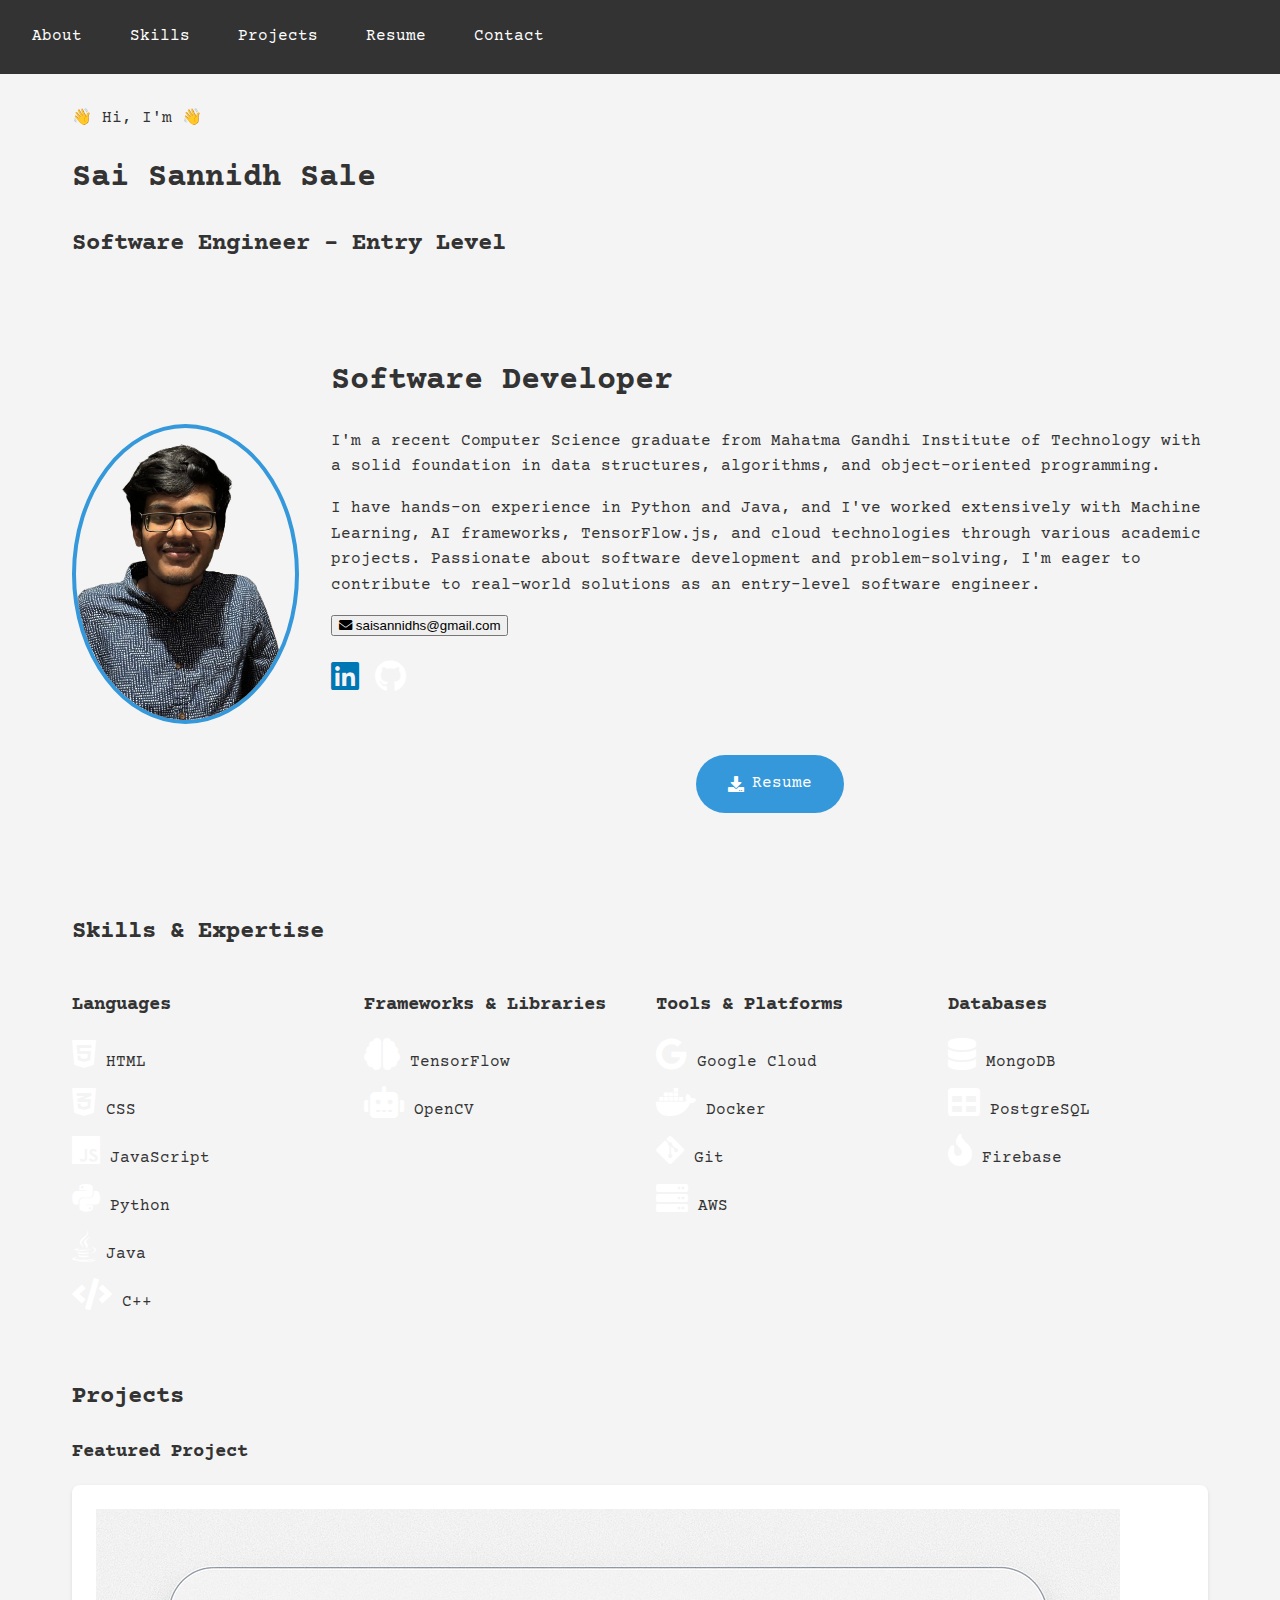
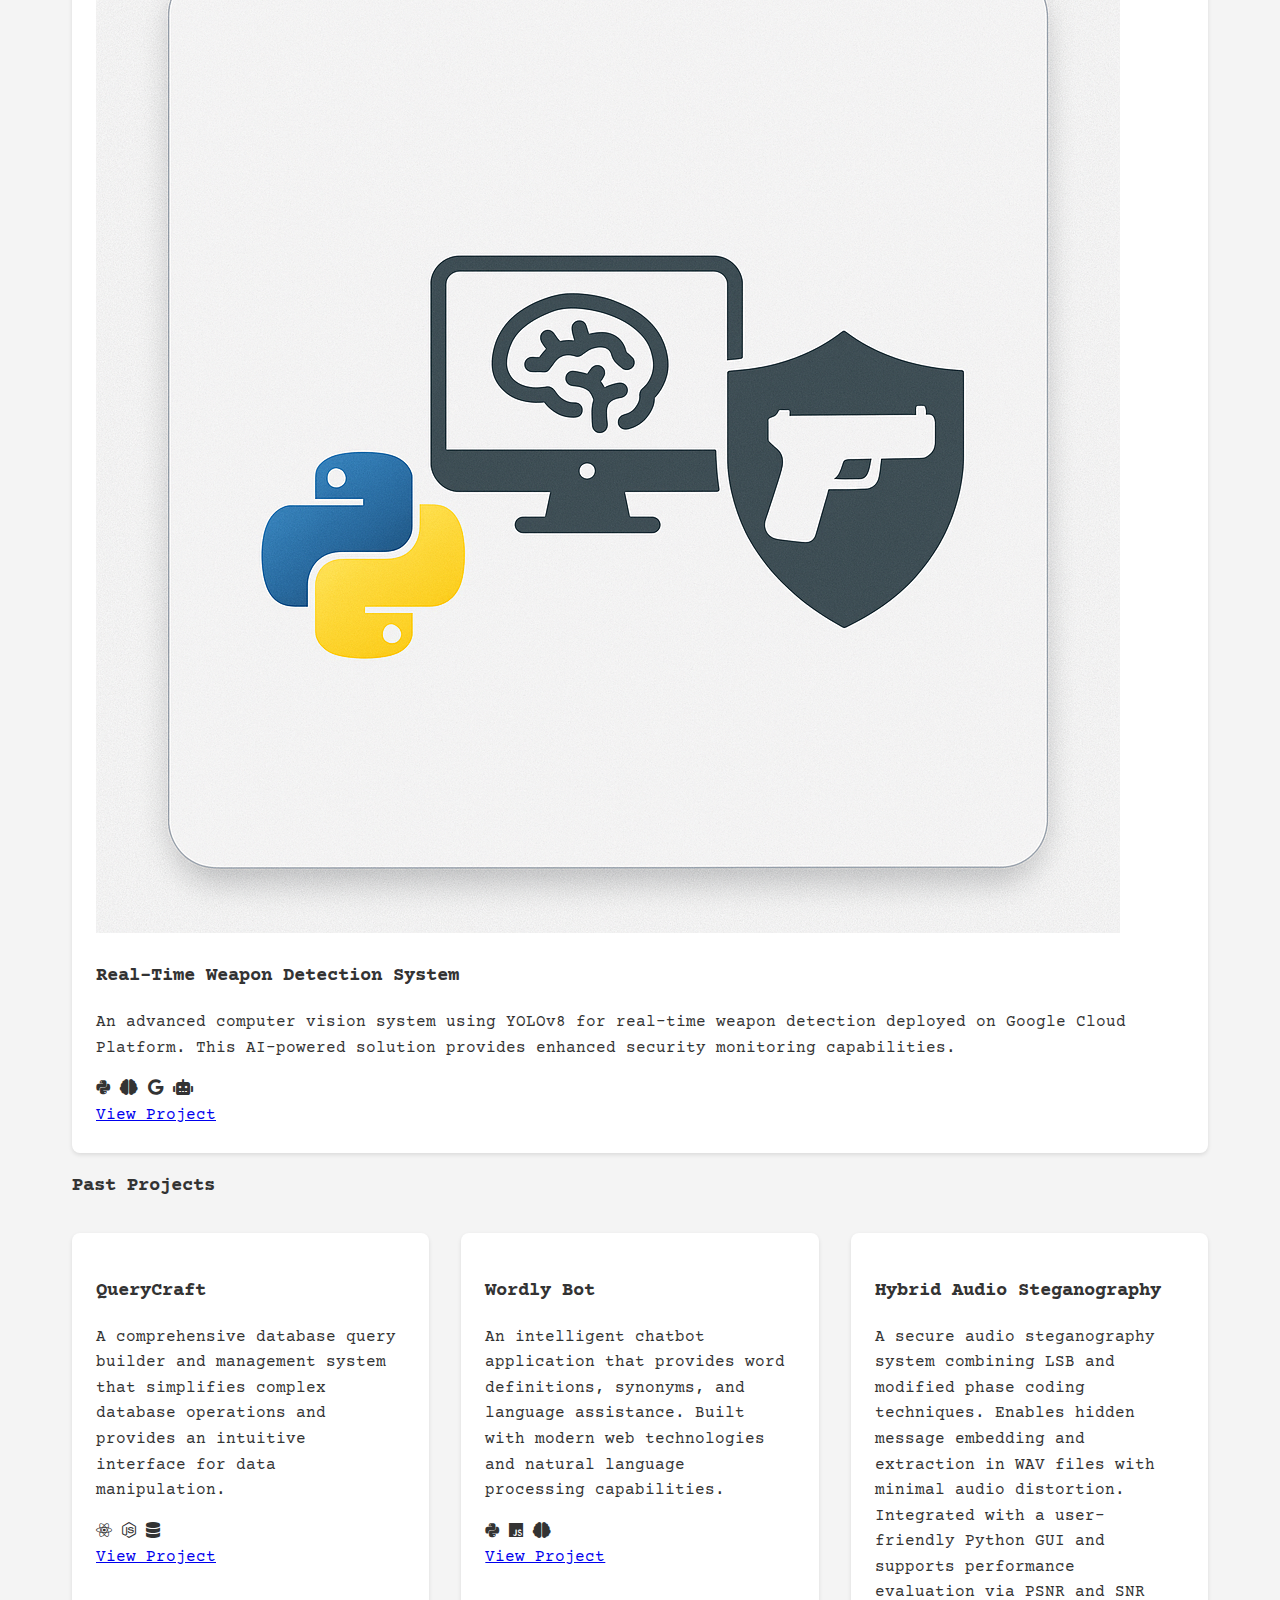
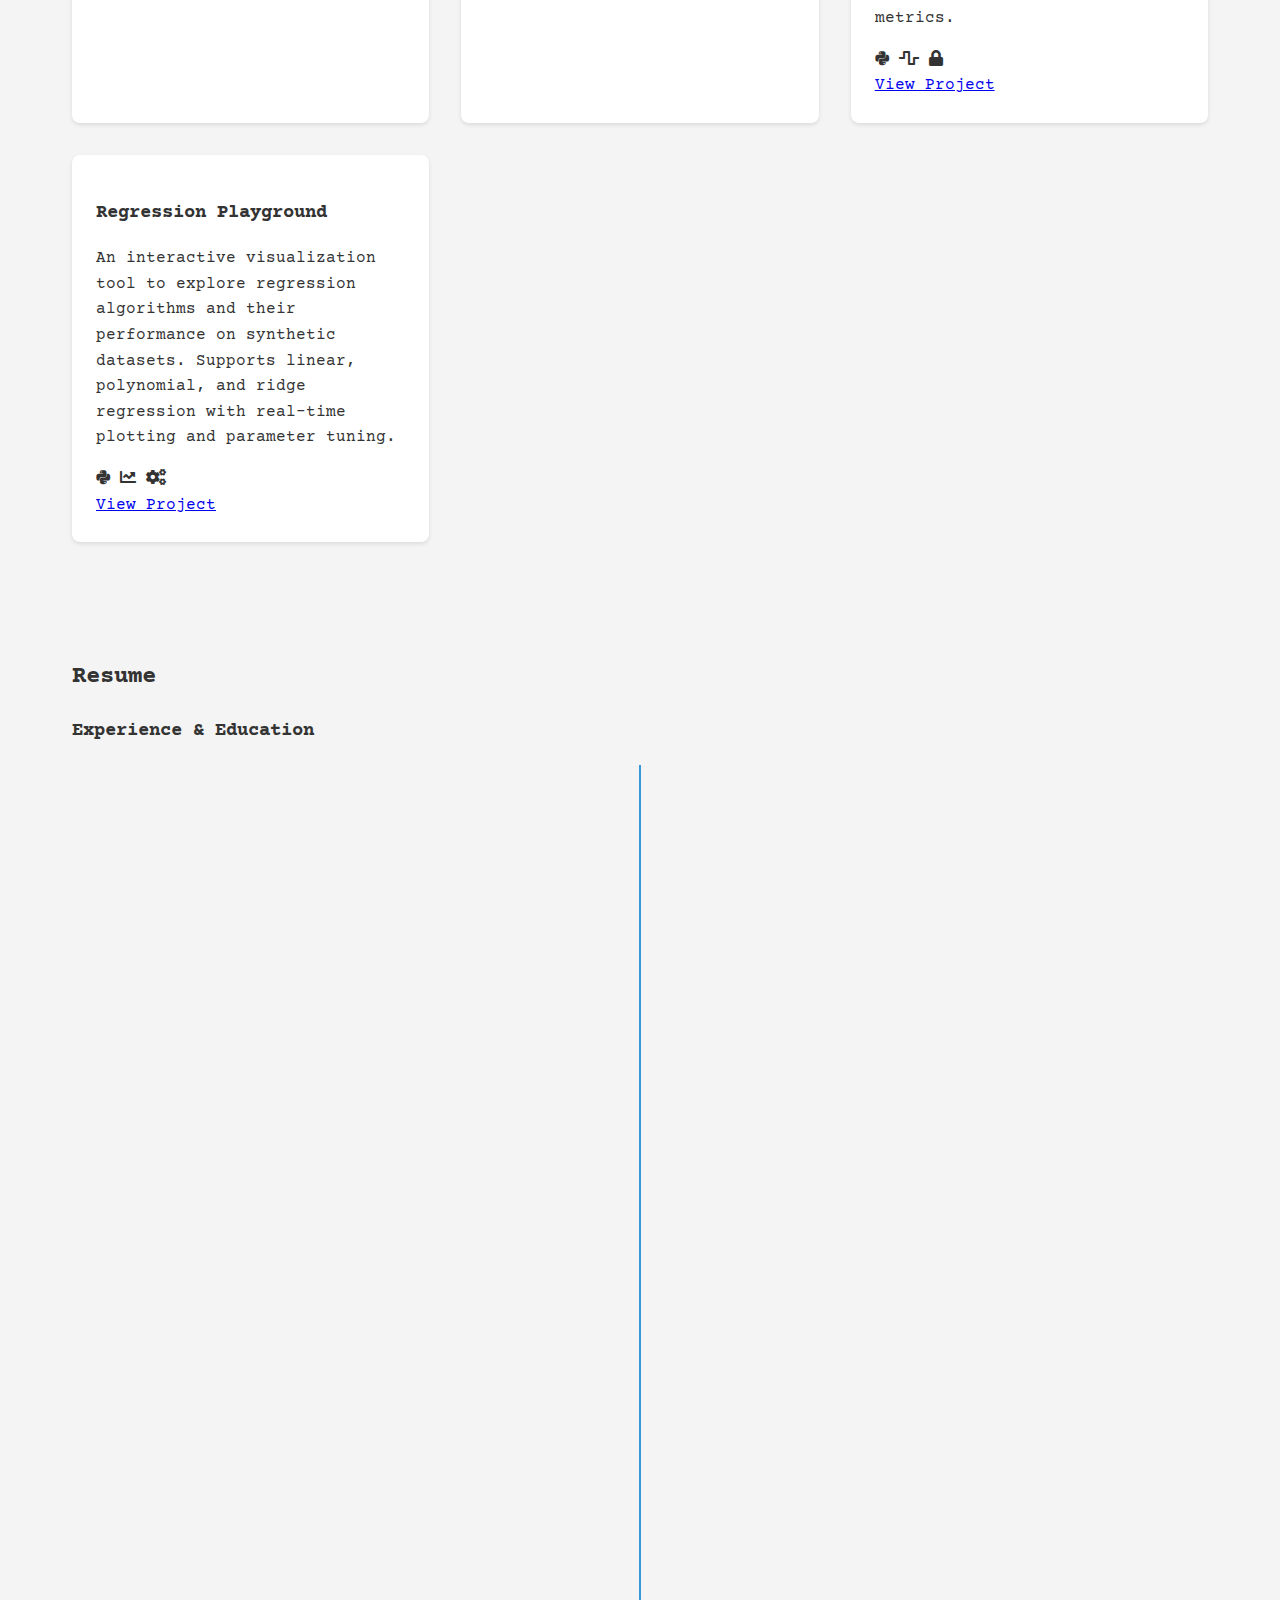
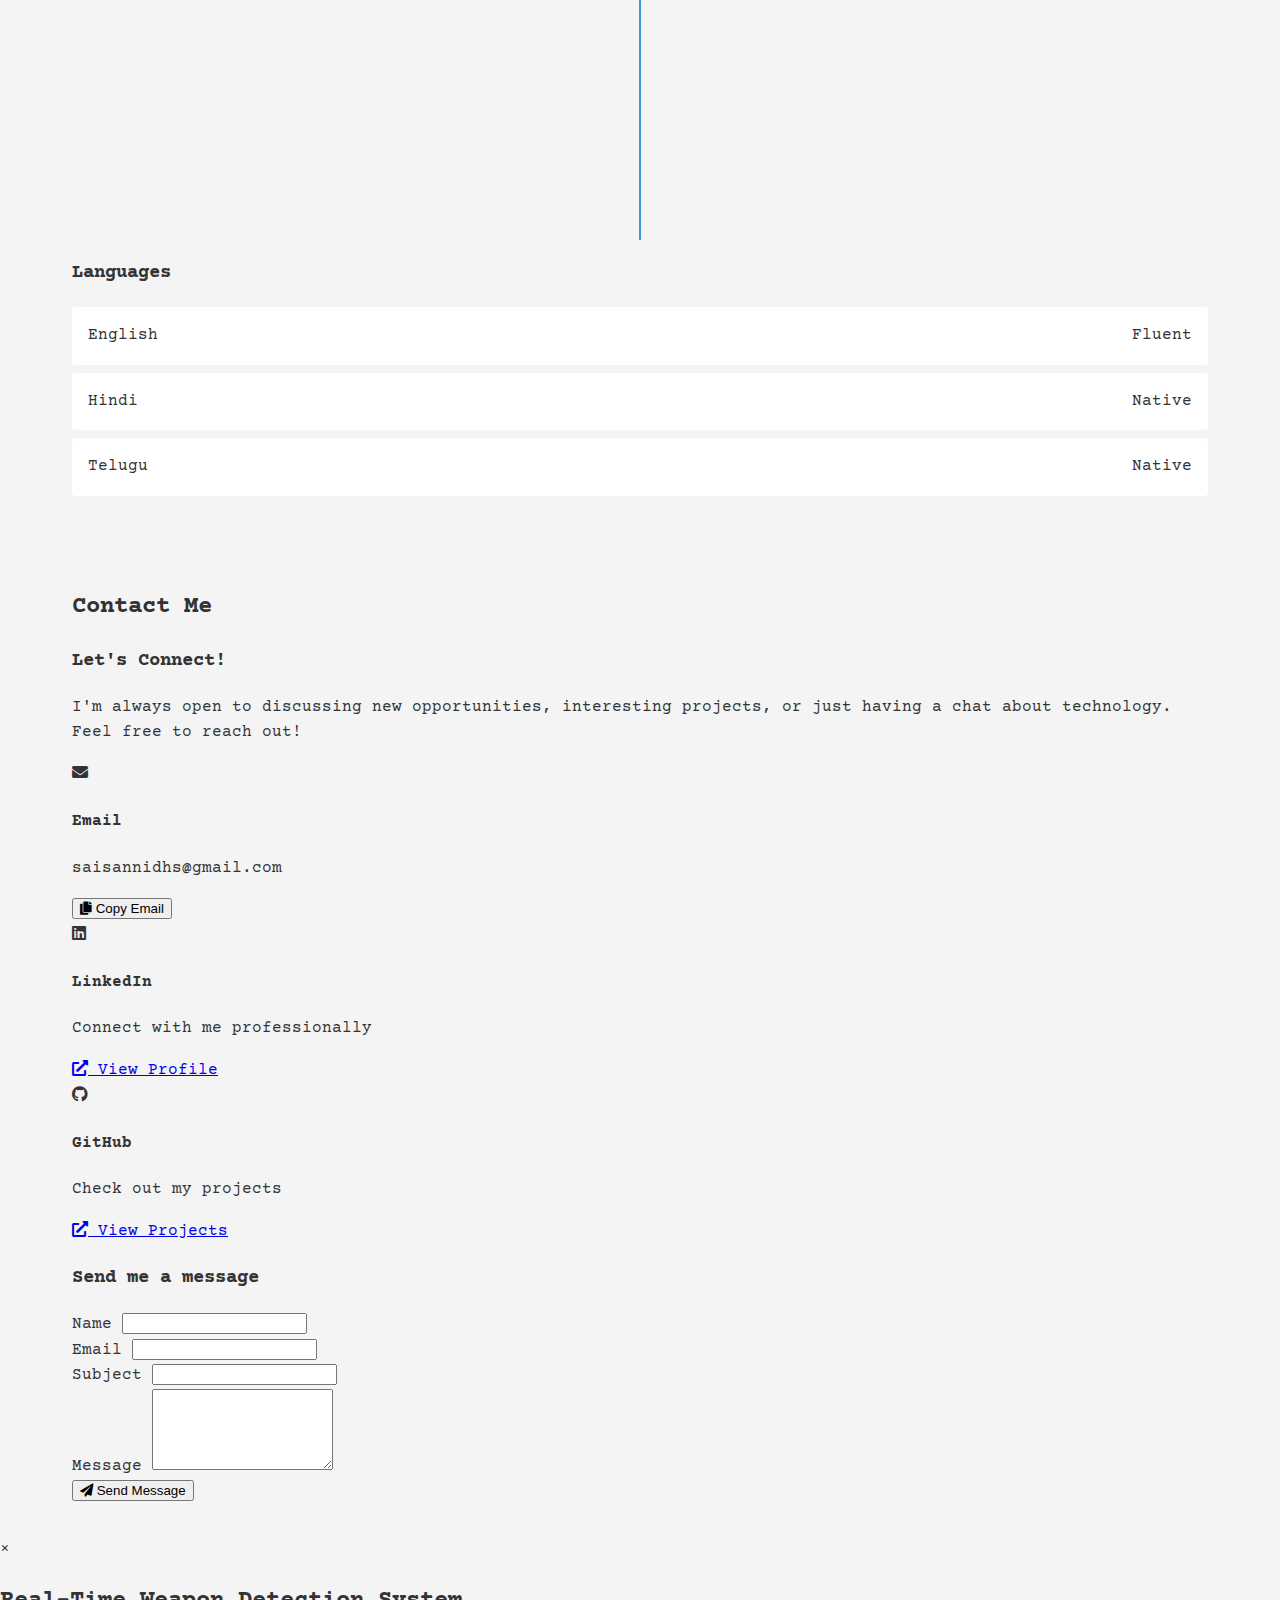
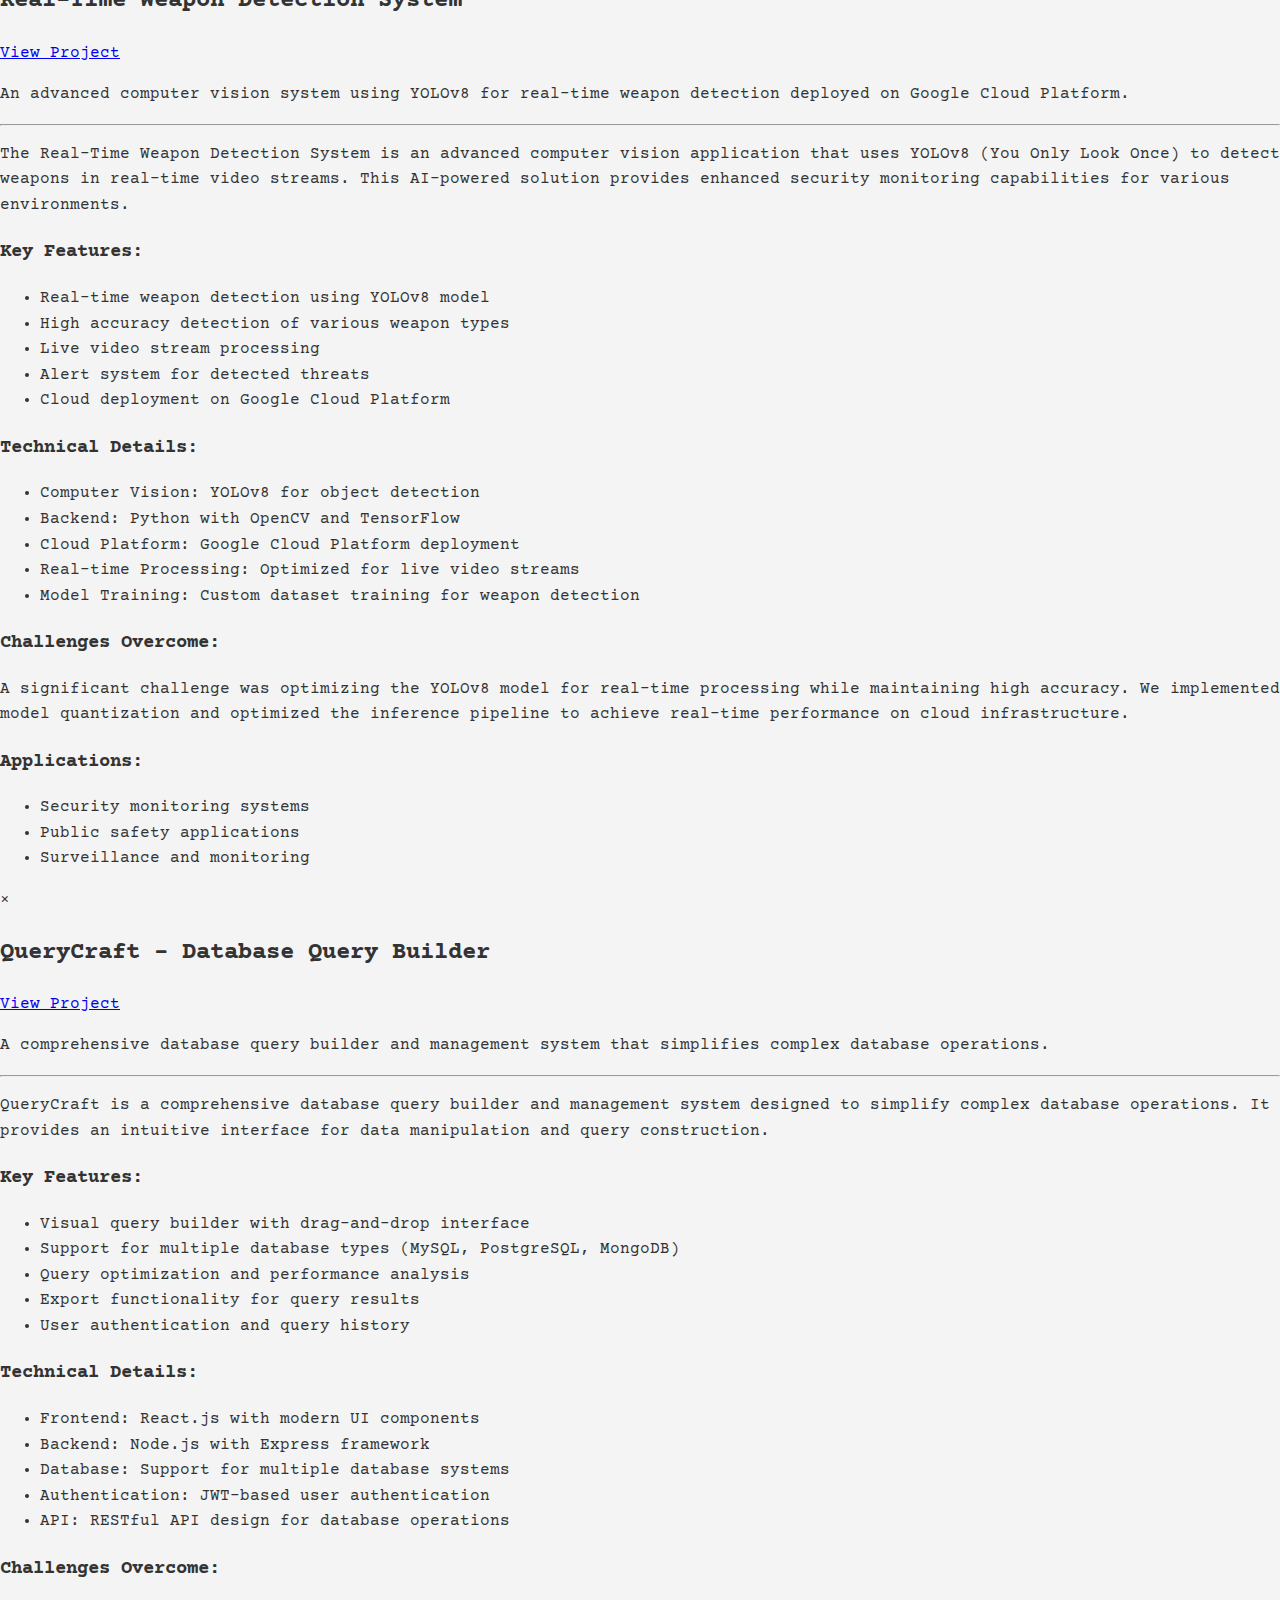
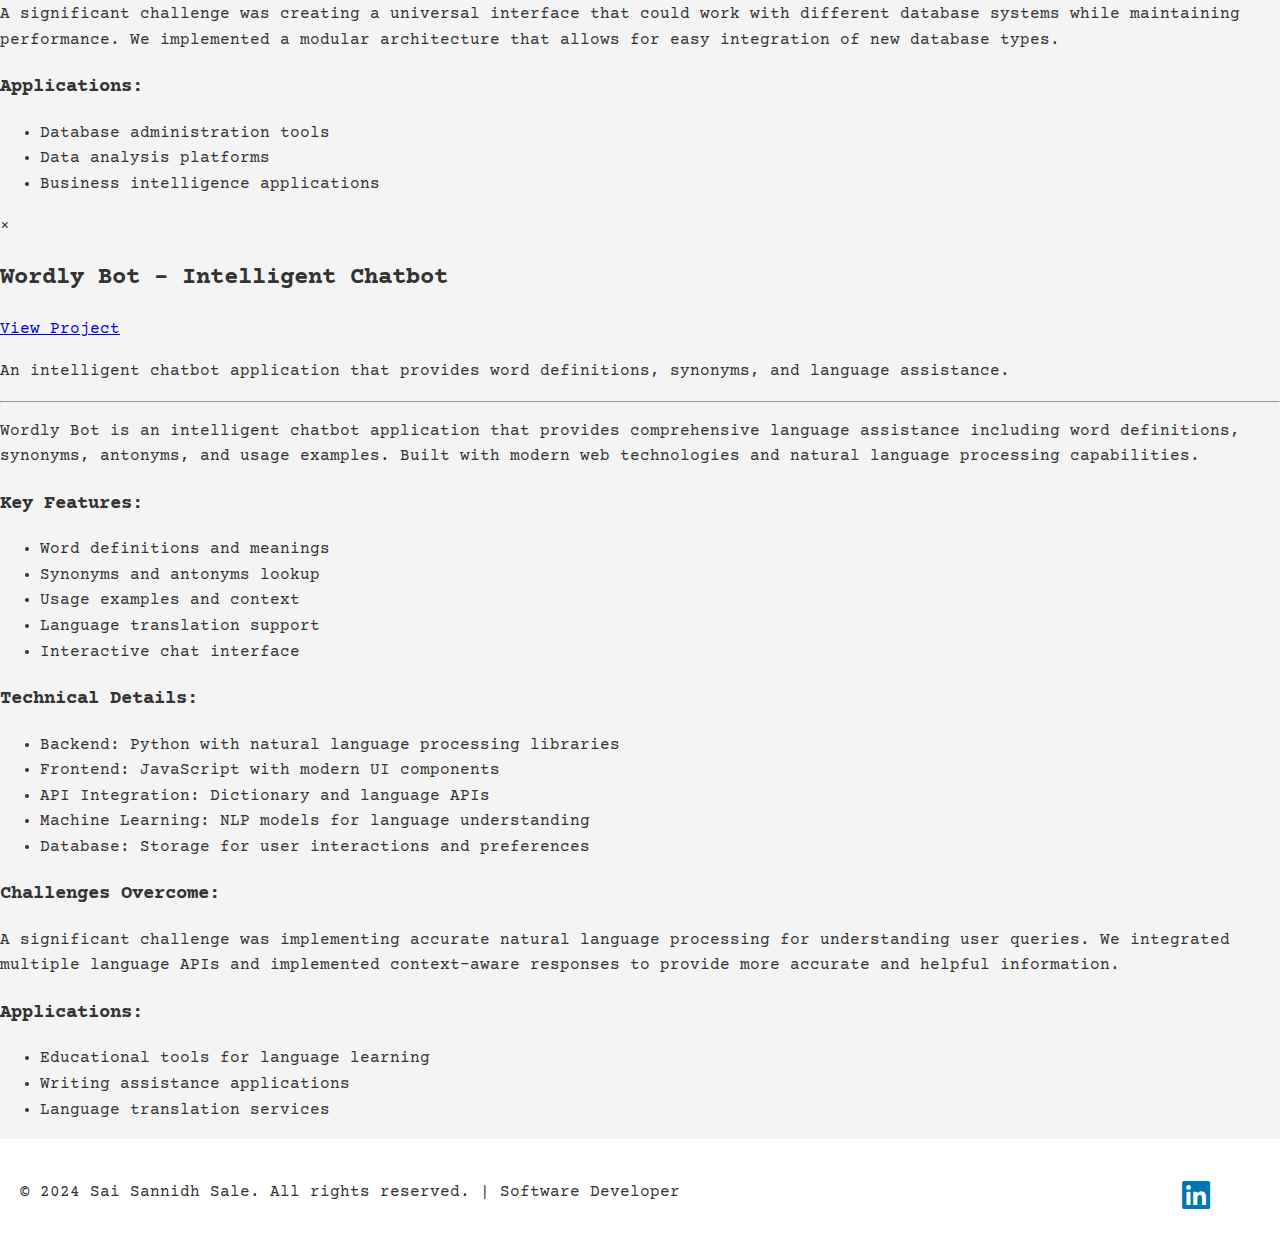
<file: index.html>
<!DOCTYPE html>
<html lang="en">
<head>
    <meta charset="UTF-8">
    <meta content="width=device-width, initial-scale=1.0" name="viewport">
    <title>Sai Sannidh Sale's Portfolio</title>
    <link href="style.css" rel="stylesheet">
    <script src="app.js"></script>
</head>
<!-- Google tag (gtag.js) -->
<script async src="https://www.googletagmanager.com/gtag/js?id=G-V27LHDVK46"></script>
<script>
    window.dataLayer = window.dataLayer || [];

    function gtag() {
        dataLayer.push(arguments);
    }

    gtag('js', new Date());

    gtag('config', 'G-V27LHDVK46');
</script>
<body>
<div class="bg-overlay"></div>
<div class="bg"></div>
<div class="bg bg2"></div>
<div class="bg bg3"></div>
<div class="header-wrapper">
    <header>
        <button aria-label="Toggle menu" class="mobile-menu">
            <span></span>
            <span></span>
            <span></span>
        </button>
        <nav>
            <a href="#about">About</a>
            <a href="#skills">Skills</a>
            <a href="#projects">Projects</a>
            <a href="#resume">Resume</a>
            <a href="#contact">Contact</a>
        </nav>
    </header>
</div>
<main>
    <section class="welcome">
        <div class="welcome-content">
            <div class="greeting">
                <span class="wave">👋</span> Hi, I'm <span class="wave">👋</span>
            </div>
            <h1 class="name">Sai Sannidh Sale</h1>
            <h2 class="title">Software Engineer – Entry Level</h2>
            <!-- <h3 class="subtitle">Full Stack Developer</h3> -->
        </div>
        <div class="scroll-indicator" id="scrollIndicator">
            <br>
            <div class="scroll-arrow"></div>
        </div>
    </section>
    <br>
    <section class="profile-section fade-in" id="about">
        <img alt="Sai Sannidh Sale"
             class="profile-img"
             src="assests\images\IMG_3085__1_-removebg-preview.png">
        <div>
            <h1>Software Developer</h1>
            <p>I'm a recent Computer Science graduate from Mahatma Gandhi Institute of Technology
                 with a solid foundation in data structures, algorithms, and object-oriented programming. </p>
            <p> I have hands-on experience in Python and Java, and I've worked extensively with 
                Machine Learning, AI frameworks, TensorFlow.js, and cloud technologies through various
                 academic projects. Passionate about software development and problem-solving,
                  I'm eager to contribute to real-world solutions as an entry-level software engineer.</p>
            <div class="contact-container">
                <button class="copy-button" onclick="copyEmail()">
                    <i class="fas fa-envelope"></i>
                    saisannidhs@gmail.com
                </button>
                <div class="social-links">
                    <a href="https://www.linkedin.com/in/sai-sannidh-sale/" target="_blank"><i class="fab fa-linkedin"></i></a>
                    <a href="https://github.com/saisannidh1" target="_blank"><i class="fab fa-github"></i></a>
                </div>
            </div>
            <div class="resume-buttons">
                <a class="download-cv" download href="assests\docs\SAI_SANNIDH_SALE- Developer.pdf">
                    <i class="fas fa-download"></i>Resume</a>
            </div>
        </div>

    </section>
    <section class="fade-in" id="skills">
        <h2 class="section-title">Skills & Expertise</h2>
        <div class="skills-container">
            <!-- Languages -->
            <div class="skill-category">
                <h3 class="category-title">Languages</h3>
                <div class="skills-grid">
                    <div class="skill-item">
                        <i class="fab fa-html5 skill-icon"></i>
                        <span class="skill-name">HTML</span>
                    </div>
                    <div class="skill-item">
                        <i class="fab fa-css3-alt skill-icon"></i>
                        <span class="skill-name">CSS</span>
                    </div>
                    <div class="skill-item">
                        <i class="fab fa-js skill-icon"></i>
                        <span class="skill-name">JavaScript</span>
                    </div>
                    <div class="skill-item">
                        <i class="fab fa-python skill-icon"></i>
                        <span class="skill-name">Python</span>
                    </div>
                    <div class="skill-item">
                        <i class="fab fa-java skill-icon"></i>
                        <span class="skill-name">Java</span>
                    </div>
<!--                     <div class="skill-item">
                        <i class="fab fa-js skill-icon"></i>
                        <span class="skill-name">Node.js</span>
                    </div> -->
                    <div class="skill-item">
                        <i class="fas fa-code skill-icon"></i>
                        <span class="skill-name">C++</span>
                    </div>
                </div>
            </div>

            <!-- Frameworks -->
            <div class="skill-category">
                <h3 class="category-title">Frameworks & Libraries</h3>
                <div class="skills-grid">
<!--                     <div class="skill-item">
                        <i class="fab fa-react skill-icon"></i>
                        <span class="skill-name">React</span>
                    </div>
                    <div class="skill-item">
                        <i class="fab fa-angular skill-icon"></i>
                        <span class="skill-name">Angular</span>
                    </div> -->
                    <div class="skill-item">
                        <i class="fas fa-brain skill-icon"></i>
                        <span class="skill-name">TensorFlow</span>
                    </div>
                    <div class="skill-item">
                        <i class="fas fa-robot skill-icon"></i>
                        <span class="skill-name">OpenCV</span>
                    </div>
                </div>
            </div>

            <!-- Tools -->
            <div class="skill-category">
                <h3 class="category-title">Tools & Platforms</h3>
                <div class="skills-grid">
                    <div class="skill-item">
                        <i class="fab fa-google skill-icon"></i>
                        <span class="skill-name">Google Cloud</span>
                    </div>
                    <div class="skill-item">
                        <i class="fab fa-docker skill-icon"></i>
                        <span class="skill-name">Docker</span>
                    </div>
                    <div class="skill-item">
                        <i class="fab fa-git-alt skill-icon"></i>
                        <span class="skill-name">Git</span>
                    </div>
                    <div class="skill-item">
                        <i class="fas fa-server skill-icon"></i>
                        <span class="skill-name">AWS</span>
                    </div>
                </div>
            </div>

            <!-- Databases -->
            <div class="skill-category">
                <h3 class="category-title">Databases</h3>
                <div class="skills-grid">
                    <div class="skill-item">
                        <i class="fas fa-database skill-icon"></i>
                        <span class="skill-name">MongoDB</span>
                    </div>
                    <div class="skill-item">
                        <i class="fas fa-table skill-icon"></i>
                        <span class="skill-name">PostgreSQL</span>
                    </div>
                    <div class="skill-item">
                        <i class="fas fa-fire skill-icon"></i>
                        <span class="skill-name">Firebase</span>
                    </div>
<!--                     <div class="skill-item">
                        <i class="fas fa-database skill-icon"></i>
                        <span class="skill-name">Redis</span>
                    </div> -->
                </div>
            </div>
        </div>
    </section>
    <section class="fade-in" id="projects">
        <h2>Projects</h2>
        <h3>Featured Project</h3>
        <div class="current-project">
            <div class="current-project-card project-card full-width" data-project="weapon-detection">
                <div class="project-content">
                    <img alt="Real-Time Weapon Detection System" class="project-image"
                         src="assests\images\ChatGPT Image Aug 1, 2025, 06_13_17 PM.png"/>
                    <div class="project-text">
                        <h3>Real-Time Weapon Detection System</h3>
                        <p>An advanced computer vision system using YOLOv8 for real-time weapon detection deployed on Google Cloud Platform. 
                           This AI-powered solution provides enhanced security monitoring capabilities.</p>
                        <div class="tech-stack">
                            <span class="tech-icon"><i class="fab fa-python tech-icon"></i></span>
                            <span class="tech-icon"><i class="fas fa-brain tech-icon"></i></span>
                            <span class="fab fa-google tech-icon"></span>
                            <span class="tech-icon"><i class="fas fa-robot tech-icon"></i></span>
                        </div>
                        <div class="project-links">
                            <a href="https://github.com/saisannidh1/Real-Time-Weapon-Detection-System-using-YOLOv8-on-Google-Cloud.git" target="_blank" class="read-more-btn">View Project</a>
                        </div>
                    </div>
                </div>
            </div>
        </div>

        <h3>Past Projects</h3>
        <div class="projects">
            <div class="project-card" data-project="querycraft">
                <h3>QueryCraft</h3>
                <p>A comprehensive database query builder and management system that simplifies complex database operations 
                   and provides an intuitive interface for data manipulation.</p>
                <div class="tech-stack">
                    <span class="tech-icon"><i class="fab fa-react tech-icon"></i></span>
                    <span class="tech-icon"><i class="fab fa-node-js tech-icon"></i></span>
                    <span class="tech-icon"><i class="fas fa-database tech-icon"></i></span>
                </div>
                <div class="project-links">
                    <a href="https://github.com/saisannidh1/QueryCraft.git" target="_blank" class="read-more-btn">View Project</a>
                </div>
            </div>

            <div class="project-card" data-project="wordly-bot">
                <h3>Wordly Bot</h3>
                <p>An intelligent chatbot application that provides word definitions, synonyms, and language assistance. 
                   Built with modern web technologies and natural language processing capabilities.</p>
                <div class="tech-stack">
                    <span class="tech-icon"><i class="fab fa-python tech-icon"></i></span>
                    <span class="tech-icon"><i class="fab fa-js tech-icon"></i></span>
                    <span class="tech-icon"><i class="fas fa-brain tech-icon"></i></span>
                </div>
                <div class="project-links">
                    <a href="https://github.com/saisannidh1/wordly-bot.git" target="_blank" class="read-more-btn">View Project</a>
                </div>
            </div>

            <div class="project-card" data-project="audio-steganography">
                <h3>Hybrid Audio Steganography</h3>
                <p>A secure audio steganography system combining LSB and modified phase coding techniques. 
                   Enables hidden message embedding and extraction in WAV files with minimal audio distortion.
                   Integrated with a user-friendly Python GUI and supports performance evaluation via PSNR and SNR metrics.</p>
                <div class="tech-stack">
                    <span class="tech-icon"><i class="fab fa-python tech-icon"></i></span>
                    <span class="tech-icon"><i class="fas fa-wave-square tech-icon"></i></span>
                    <span class="tech-icon"><i class="fas fa-lock tech-icon"></i></span>
                </div>
                <div class="project-links">
                    <a href="https://github.com/saisannidh1/regression-playground.git" target="_blank" class="read-more-btn">View Project</a>
                </div>
            </div>
            

            <div class="project-card" data-project="regression-playground">
                <h3>Regression Playground</h3>
                <p>An interactive visualization tool to explore regression algorithms and their performance on synthetic datasets.
                   Supports linear, polynomial, and ridge regression with real-time plotting and parameter tuning.</p>
                <div class="tech-stack">
                    <span class="tech-icon"><i class="fab fa-python tech-icon"></i></span>
                    <span class="tech-icon"><i class="fas fa-chart-line tech-icon"></i></span>
                    <span class="tech-icon"><i class="fas fa-cogs tech-icon"></i></span>
                </div>
                <div class="project-links">
                    <a href="https://github.com/saisannidh1/hybrid-audio-steganaography.git" target="_blank" class="read-more-btn">View Project</a>
                </div>
            </div>
            

            
        </div>
    </section>

    <section class="fade-in" id="resume">
        <h2 class="section-title">Resume</h2>

        <h3>Experience & Education</h3>
        <div class="timeline">
            <div class="timeline-item">
                <div class="timeline-dot"></div>
                <div class="timeline-content">
                    <div class="timeline-date">Present</div>
                    <h3>Aspiring Software Developer</h3>
                    <h4>Personal Projects & Learning Journey</h4>
                    <ul class="timeline-details">
                        <li>Developing hands-on projects in machine learning and computer vision using Python and TensorFlow</li>
                        <li>Learning about AI and deep learning concepts, including large language models (LLMs) and their applications</li>
                        <li>Continuously expanding technical skills while actively seeking opportunities to grow in the software industry/li>
                    </ul>
                </div>
            </div>
            <div class="timeline-item">
                <div class="timeline-dot"></div>
                <div class="timeline-content">
                    <div class="timeline-date">2020 - 2025</div>
                    <h3>Bachelor's Degree in Computer Science Engineering</h3>
                    <h4>Mahatma Gandhi Institute of Technology</h4>
                    <ul class="timeline-details">
                        <li>Software Engineering & Development</li>
                        <li>Data Structures & Algorithms</li>
                        <li>Database Systems & Management</li>
                        <li>Machine Learning & AI</li>
                        <li>Web Technologies</li>
                        <li>Computer Vision & Image Processing</li>
                    </ul>
                </div>
            </div>

        </div>


        <h3>Languages</h3>
        <div class="languages">
            <div class="language-item">
                <span>English</span>
                <span>Fluent</span>
            </div>
            <div class="language-item">
                <span>Hindi</span>
                <span>Native</span>
            </div>
            <div class="language-item">
                <span>Telugu</span>
                <span>Native</span>
            </div>
        </div>

                <!-- <h3>Certificates</h3>
        <div class="certificates">
            <div class="certificate">
                <h4>Machine Learning Specialization</h4>
                <p>Coursera - Stanford University</p>
                <div>
                    <a class="certificate-btn" href="#" target="_blank">
                        <i class="fas fa-external-link-alt"></i>View Certificate</a>
                </div>
            </div>
            <div class="certificate">
                <h4>Google Cloud Platform Fundamentals</h4>
                <p>Google Cloud - 2024</p>
                <div>
                    <a class="certificate-btn" href="#" target="_blank">
                        <i class="fas fa-external-link-alt"></i>View Certificate</a>
                </div>
            </div>
            <div class="certificate">
                <h4>Full Stack Web Development</h4>
                <p>Udemy - 2024</p>
                <div>
                    <a class="certificate-btn" href="#" target="_blank">
                        <i class="fas fa-external-link-alt"></i>View Certificate</a>
                </div>
            </div>

            <div class="hidden" id="more-certificates">
                <div class="certificate">
                    <h4>Computer Vision with OpenCV</h4>
                    <p>OpenCV University - 2024</p>
                    <div>
                        <a class="certificate-btn" href="#" target="_blank">
                            <i class="fas fa-external-link-alt"></i>View Certificate</a>
                    </div>
                </div>
                <div class="certificate">
                    <h4>React Development</h4>
                    <p>Meta - 2024</p>
                    <div>
                        <a class="certificate-btn" href="#" target="_blank">
                            <i class="fas fa-external-link-alt"></i>View Certificate</a>
                    </div>
                </div>
            </div>

            <button class="load-more-btn" id="load-more">Load More</button>
        </div> -->

    </section>

    <section class="fade-in" id="contact">
        <h2 class="section-title">Contact Me</h2>
        <div class="contact-section">
            <div class="contact-info">
                <h3>Let's Connect!</h3>
                <p>I'm always open to discussing new opportunities, interesting projects, or just having a chat about technology. Feel free to reach out!</p>
                
                <div class="contact-methods">
                    <div class="contact-method">
                        <div class="contact-icon">
                            <i class="fas fa-envelope"></i>
                        </div>
                        <div class="contact-details">
                            <h4>Email</h4>
                            <p>saisannidhs@gmail.com</p>
                            <button class="copy-email-btn" onclick="copyEmail()">
                                <i class="fas fa-copy"></i> Copy Email
                            </button>
                        </div>
                    </div>
                    
                    <div class="contact-method">
                        <div class="contact-icon">
                            <i class="fab fa-linkedin"></i>
                        </div>
                        <div class="contact-details">
                            <h4>LinkedIn</h4>
                            <p>Connect with me professionally</p>
                            <a href="https://www.linkedin.com/in/sai-sannidh-sale/" target="_blank" class="contact-link">
                                <i class="fas fa-external-link-alt"></i> View Profile
                            </a>
                        </div>
                    </div>
                    
                    <div class="contact-method">
                        <div class="contact-icon">
                            <i class="fab fa-github"></i>
                        </div>
                        <div class="contact-details">
                            <h4>GitHub</h4>
                            <p>Check out my projects</p>
                            <a href="https://github.com/saisannidh1" target="_blank" class="contact-link">
                                <i class="fas fa-external-link-alt"></i> View Projects
                            </a>
                        </div>
                    </div>
                </div>
            </div>
            
            <div class="contact-form">
                <h3>Send me a message</h3>
                <form id="contactForm" action="https://formsubmit.co/2cb9bef7ee110c6765f59788afbf3db5" method="POST">
                    <input type="hidden" name="_captcha" value="false">
                    <input type="hidden" name="_subject" value="New Contact Message from Portfolio">
                    <div class="form-group">
                        <label for="name">Name</label>
                        <input type="text" id="name" name="name" required>
                    </div>
                    
                    <div class="form-group">
                        <label for="email">Email</label>
                        <input type="email" id="email" name="email" required>
                    </div>
                    
                    <div class="form-group">
                        <label for="subject">Subject</label>
                        <input type="text" id="subject" name="subject" required>
                    </div>
                    
                    <div class="form-group">
                        <label for="message">Message</label>
                        <textarea id="message" name="message" rows="5" required></textarea>
                    </div>
                    
                    <button type="submit" class="submit-btn">
                        <i class="fas fa-paper-plane"></i> Send Message
                    </button>
                </form>
            </div>
        </div>
    </section>

</main>

<div class="modal" id="modal-dashboard">
    <div class="modal-content">
        <span class="close">&times;</span>
        <h2>Real-Time Weapon Detection System</h2>
        <a class="view-project-btn" href="https://github.com/saisannidh1/Real-Time-Weapon-Detection-System-using-YOLOv8-on-Google-Cloud.git" target="_blank">View
            Project</a>
                 <p class="modal-short-description">An advanced computer vision system using YOLOv8 for real-time weapon detection deployed on Google Cloud Platform.</p>
        <hr class="modal-separator">
                 <div class="modal-long-description">
             <p>The Real-Time Weapon Detection System is an advanced computer vision application that uses YOLOv8 (You Only Look Once) to detect weapons in real-time video streams. This AI-powered solution provides enhanced security monitoring capabilities for various environments.</p>
             <h3>Key Features:</h3>
             <ul>
                 <li>Real-time weapon detection using YOLOv8 model</li>
                 <li>High accuracy detection of various weapon types</li>
                 <li>Live video stream processing</li>
                 <li>Alert system for detected threats</li>
                 <li>Cloud deployment on Google Cloud Platform</li>
             </ul>
             <h3>Technical Details:</h3>
             <ul>
                 <li>Computer Vision: YOLOv8 for object detection</li>
                 <li>Backend: Python with OpenCV and TensorFlow</li>
                 <li>Cloud Platform: Google Cloud Platform deployment</li>
                 <li>Real-time Processing: Optimized for live video streams</li>
                 <li>Model Training: Custom dataset training for weapon detection</li>
             </ul>
             <h3>Challenges Overcome:</h3>
             <p>A significant challenge was optimizing the YOLOv8 model for real-time processing while maintaining high accuracy. We implemented model quantization and optimized the inference pipeline to achieve real-time performance on cloud infrastructure.</p>
             <h3>Applications:</h3>
             <ul>
                 <li>Security monitoring systems</li>
                 <li>Public safety applications</li>
                 <li>Surveillance and monitoring</li>
             </ul>
         </div>
    </div>
</div>







<div class="modal" id="modal-inclusive-internationalization">
    <div class="modal-content">
        <span class="close">&times;</span>
        <h2>QueryCraft - Database Query Builder</h2>
                 <a class="view-project-btn" href="https://github.com/saisannidh1/QueryCraft.git" target="_blank">View
             Project</a>
                 <p class="modal-short-description">A comprehensive database query builder and management system that simplifies complex database operations.</p>
        <hr class="modal-separator">
                 <div class="modal-long-description">
             <p>QueryCraft is a comprehensive database query builder and management system designed to simplify complex database operations. It provides an intuitive interface for data manipulation and query construction.</p>
             <h3>Key Features:</h3>
             <ul>
                 <li>Visual query builder with drag-and-drop interface</li>
                 <li>Support for multiple database types (MySQL, PostgreSQL, MongoDB)</li>
                 <li>Query optimization and performance analysis</li>
                 <li>Export functionality for query results</li>
                 <li>User authentication and query history</li>
             </ul>
             <h3>Technical Details:</h3>
             <ul>
                 <li>Frontend: React.js with modern UI components</li>
                 <li>Backend: Node.js with Express framework</li>
                 <li>Database: Support for multiple database systems</li>
                 <li>Authentication: JWT-based user authentication</li>
                 <li>API: RESTful API design for database operations</li>
             </ul>
             <h3>Challenges Overcome:</h3>
             <p>A significant challenge was creating a universal interface that could work with different database systems while maintaining performance. We implemented a modular architecture that allows for easy integration of new database types.</p>
             <h3>Applications:</h3>
             <ul>
                 <li>Database administration tools</li>
                 <li>Data analysis platforms</li>
                 <li>Business intelligence applications</li>
             </ul>
         </div>
    </div>
</div>

<div class="modal" id="modal-pokedex">
    <div class="modal-content">
        <span class="close">&times;</span>
        <h2>Wordly Bot - Intelligent Chatbot</h2>
        <a class="view-project-btn" href="https://github.com/saisannidh1/wordly-bot.git" target="_blank">View Project</a>
                 <p class="modal-short-description">An intelligent chatbot application that provides word definitions, synonyms, and language assistance.</p>
        <hr class="modal-separator">
                 <div class="modal-long-description">
             <p>Wordly Bot is an intelligent chatbot application that provides comprehensive language assistance including word definitions, synonyms, antonyms, and usage examples. Built with modern web technologies and natural language processing capabilities.</p>
             <h3>Key Features:</h3>
             <ul>
                 <li>Word definitions and meanings</li>
                 <li>Synonyms and antonyms lookup</li>
                 <li>Usage examples and context</li>
                 <li>Language translation support</li>
                 <li>Interactive chat interface</li>
             </ul>
             <h3>Technical Details:</h3>
             <ul>
                 <li>Backend: Python with natural language processing libraries</li>
                 <li>Frontend: JavaScript with modern UI components</li>
                 <li>API Integration: Dictionary and language APIs</li>
                 <li>Machine Learning: NLP models for language understanding</li>
                 <li>Database: Storage for user interactions and preferences</li>
             </ul>
             <h3>Challenges Overcome:</h3>
             <p>A significant challenge was implementing accurate natural language processing for understanding user queries. We integrated multiple language APIs and implemented context-aware responses to provide more accurate and helpful information.</p>
             <h3>Applications:</h3>
             <ul>
                 <li>Educational tools for language learning</li>
                 <li>Writing assistance applications</li>
                 <li>Language translation services</li>
             </ul>
         </div>
    </div>
</div>



<footer>
    <p>© 2024 Sai Sannidh Sale. All rights reserved. | Software Developer</p>
    <div class="social-links">
        <a href="https://www.linkedin.com/in/sai-sannidh-sale/" target="_blank"><i class="fab fa-linkedin"></i></a>
        <a href="https://github.com/saisannidh1" target="_blank"><i class="fab fa-github"></i></a>
    </div>
</footer>

</body>
</html>
</file>
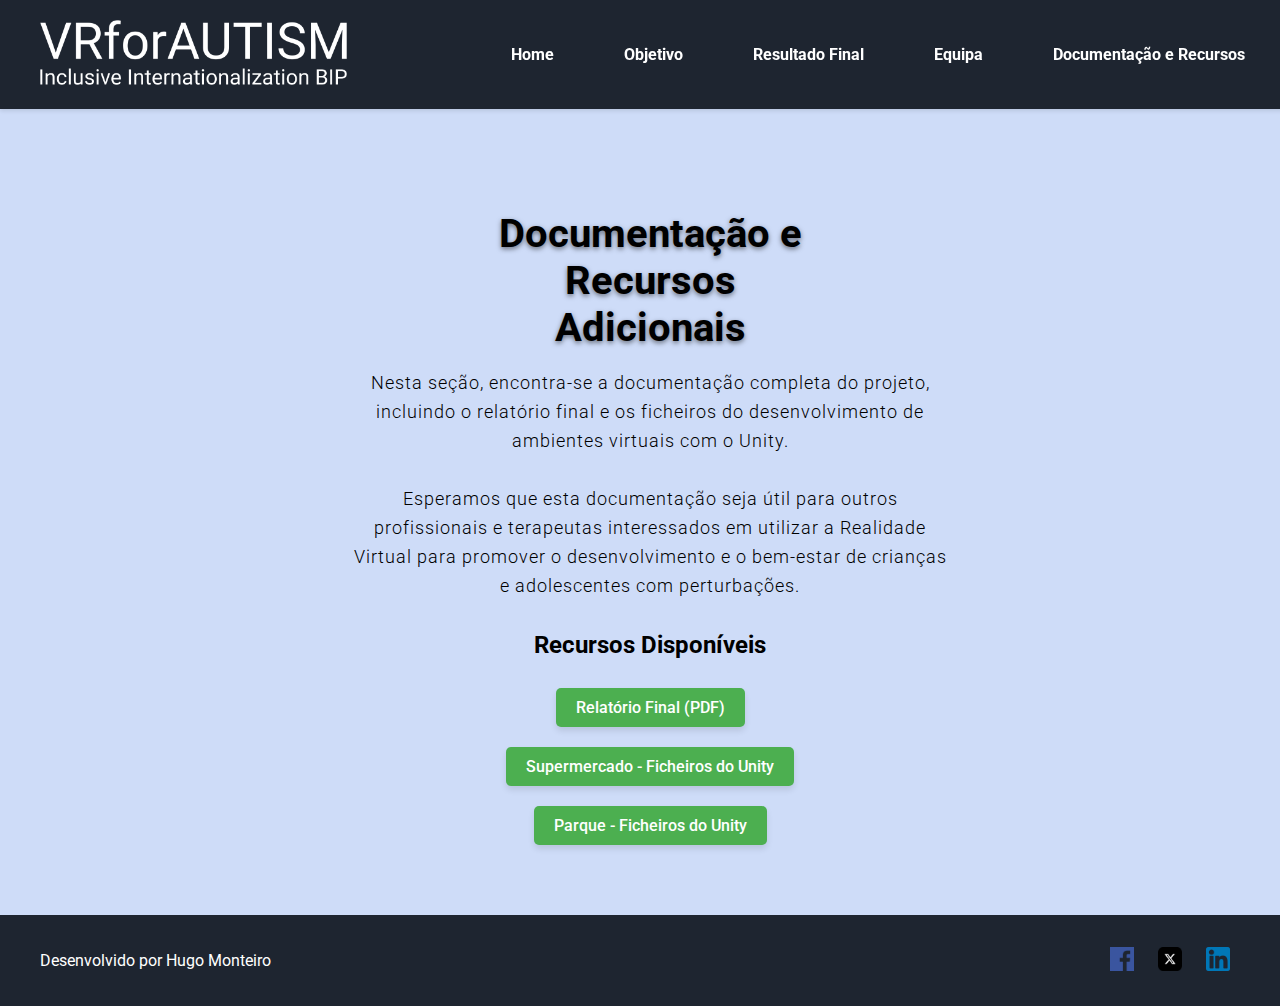
<file: BIP/documentacao.html>
<!DOCTYPE html>
<html lang="pt">
<head>
    <meta charset="UTF-8">
    <title>Documentação e Recursos</title>
    <link rel="stylesheet" href="style.css">
    <link href='https://fonts.googleapis.com/css?family=Roboto:300,400,500,700' rel='stylesheet'>
</head>
<body>
<header>
    <div class="logo">
        <img alt="Project Logo" src="imgassets/logo.png" title="Project Logo">
    </div>
    <nav>
        <ul>
            <li><a href="home.html" aria-label="Home">Home</a></li>
            <li><a href="objetivo.html" aria-label="Objetivo">Objetivo</a></li>
            <li><a href="resultado_final.html" aria-label="Resultado Final">Resultado Final</a></li>
            <li><a href="equipa.html" aria-label="Equipa">Equipa</a></li>
            <li><a href="documentacao.html" aria-label="Documentação e Recursos" class="active">Documentação e
                Recursos</a></li>
        </ul>
    </nav>
</header>
<main>
    <div class="main-content">

        <div class="content-wrapper">

            <div class="text-content1">
                <h1>Documentação e Recursos Adicionais</h1>
                <p>Nesta seção, encontra-se a documentação completa do projeto, incluindo o relatório final e os
                    ficheiros
                    do desenvolvimento de ambientes virtuais com o Unity.</p>
                <p>Esperamos que esta documentação seja útil para outros profissionais e terapeutas interessados em
                    utilizar
                    a Realidade Virtual para promover o desenvolvimento e o bem-estar de crianças e adolescentes com
                    perturbações.</p>

                <div class="resources">
                    <h2>Recursos Disponíveis</h2>
                    <ul>
                        <li>
                            <a href="files/Relatório%20Final.pdf" download aria-label="Download Relatório Final (PDF)"
                               class="download-button">Relatório Final (PDF)</a>
                        </li>
                        <li>
                            <a href="files/bipSupermarket.zip" download
                               aria-label="Supermercado - Download Ficheiros do Unity (ZIP)" class="download-button">Supermercado
                                - Ficheiros do Unity</a>
                        </li>
                        <li>
                            <a href="files/RainingEnvironment.zip" download
                               aria-label="Parque - Download Ficheiros do Unity (ZIP)" class="download-button">Parque -
                                Ficheiros do Unity</a>
                        </li>
                    </ul>
                </div>
            </div>
        </div>
    </div>

</main>

<footer>
    <p>Desenvolvido por Hugo Monteiro</p>
    <div class="social-icons">
        <a href="https://www.facebook.com" aria-label="Facebook"><img src="imgassets/facebook-icon.png"
                                                                      alt="Facebook Icon"></a>
        <a href="https://www.x.com" aria-label="Twitter"><img src="imgassets/twitter-icon.png" alt="Twitter Icon"></a>
        <a href="https://www.linkedin.com" aria-label="LinkedIn"><img src="imgassets/linkedin-icon.png"
                                                                      alt="LinkedIn Icon"></a>
    </div>
</footer>
</body>
</html>
</file>
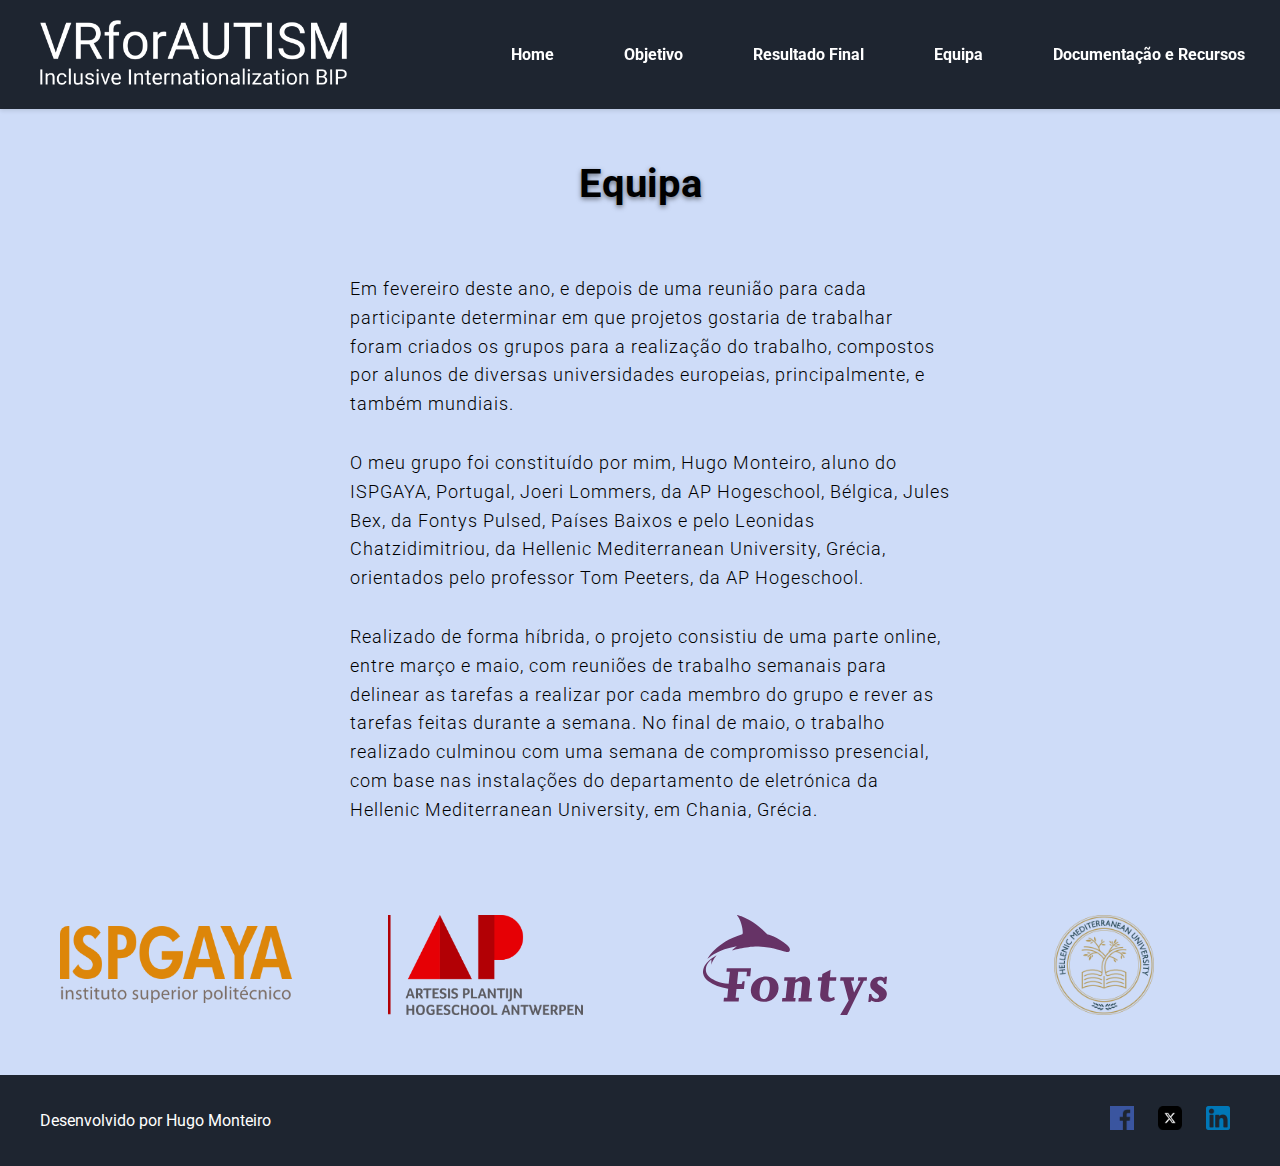
<file: BIP/equipa.html>
<!DOCTYPE html>
<html lang="pt">
<head>
    <meta charset="UTF-8">
    <title>Equipa</title>
    <link rel="stylesheet" href="style.css">
    <link href='https://fonts.googleapis.com/css?family=Roboto:300,400,500,700' rel='stylesheet'>
</head>
<body>
<header>
    <div class="logo">
        <img alt="Project Logo" src="imgassets/logo.png">
    </div>
    <nav>
        <ul>
            <li><a href="home.html" aria-label="Home">Home</a></li>
            <li><a href="objetivo.html" aria-label="Objetivo">Objetivo</a></li>
            <li><a href="resultado_final.html" aria-label="Resultado Final">Resultado Final</a></li>
            <li><a href="equipa.html" aria-label="Equipa">Equipa</a></li>
            <li><a href="documentacao.html" aria-label="Documentação e Recursos">Documentação e Recursos</a></li>
        </ul>
    </nav>
</header>
<main>
    <div class="main-content">
        <h1>Equipa</h1>
        <div class="content-wrapper">
            <div class="text-content">
                <p>Em fevereiro deste ano, e depois de uma reunião para cada participante determinar em
                    que projetos gostaria de trabalhar foram criados os grupos para a realização do
                    trabalho, compostos por alunos de diversas universidades europeias, principalmente, e
                    também mundiais.</p>
                <p>
                    O meu grupo foi constituído por mim, Hugo Monteiro, aluno do ISPGAYA, Portugal,
                    Joeri Lommers, da AP Hogeschool, Bélgica, Jules Bex, da Fontys Pulsed, Países
                    Baixos e pelo Leonidas Chatzidimitriou, da Hellenic Mediterranean University,
                    Grécia, orientados pelo professor Tom Peeters, da AP Hogeschool.</p>
                <p>Realizado de forma híbrida, o projeto consistiu de uma parte online, entre março e
                    maio, com reuniões de trabalho semanais para delinear as tarefas a realizar por cada
                    membro do grupo e rever as tarefas feitas durante a semana.
                    No final de maio, o trabalho realizado culminou com uma semana de compromisso
                    presencial, com base nas instalações do departamento de eletrónica da Hellenic
                    Mediterranean University, em Chania, Grécia.</p>
            </div>
        </div>
        <div class="flex-container">
            <img src="imgassets/ispgayalogo.png" alt="Image 1" class="side-image1">
            <img src="imgassets/aplogo.png" alt="Image 2" class="side-image1">
            <img src="imgassets/fontys.svg" alt="Image 3" class="side-image1">
            <img src="imgassets/hmu.png" alt="Image 4" class="side-image1">
        </div>
    </div>
</main>

<footer>
    <p>Desenvolvido por Hugo Monteiro</p>
    <div class="social-icons">
        <a href="https://www.facebook.com"><img src="imgassets/facebook-icon.png" alt="Facebook"></a>
        <a href="https://www.x.com"><img src="imgassets/twitter-icon.png" alt="Twitter"></a>
        <a href="https://www.linkedin.com"><img src="imgassets/linkedin-icon.png" alt="LinkedIn"></a>
    </div>
</footer>
</body>
</html>
</file>
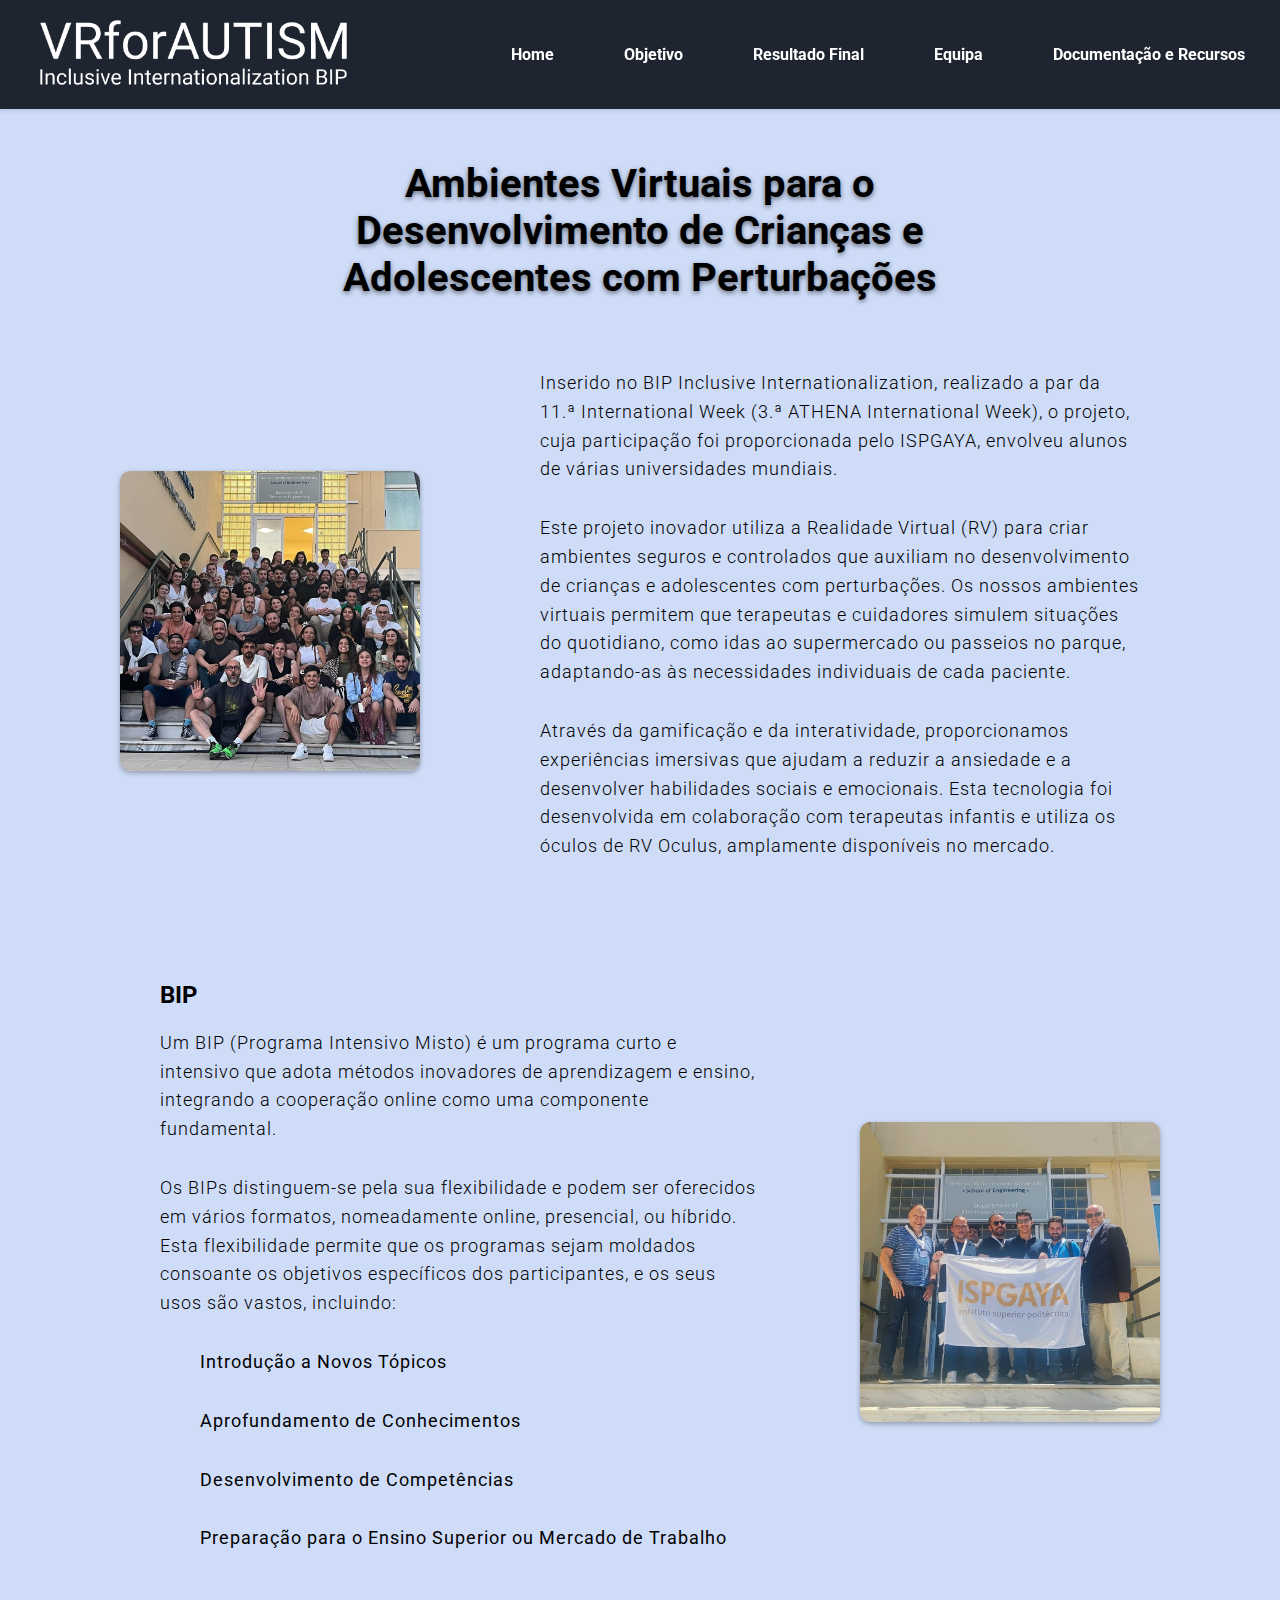
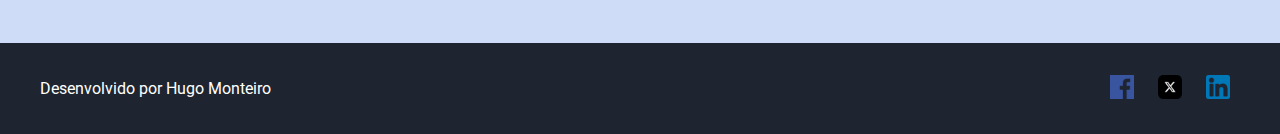
<file: BIP/home.html>
<!DOCTYPE html>
<html lang="pt">
<head>
    <meta charset="UTF-8">
    <meta name="description"
          content="Ambientes Virtuais para o Desenvolvimento de Crianças e Adolescentes com Perturbações usando Realidade Virtual.">
    <meta name="keywords" content="Realidade Virtual, Desenvolvimento, Crianças, Adolescentes, Terapia, VR, Oculus">
    <title>VRforAUTISM</title>
    <link href="style.css" rel="stylesheet">
    <link href='https://fonts.googleapis.com/css?family=Roboto:300,400,500,700' rel='stylesheet'>
    <link rel="icon" type="image/x-icon" href="imgassets/logo.png">

</head>
<body>
<header>
    <div class="logo">
        <a href="home.html">
            <img alt="Project Logo" src="imgassets/logo.png">
        </a>
    </div>
    <nav>
        <ul>
            <li><a href="home.html" aria-label="Home">Home</a></li>
            <li><a href="objetivo.html" aria-label="Objetivo">Objetivo</a></li>
            <li><a href="resultado_final.html" aria-label="Resultado Final">Resultado Final</a></li>
            <li><a href="equipa.html" aria-label="Equipa">Equipa</a></li>
            <li><a href="documentacao.html" aria-label="Documentação e Recursos">Documentação e Recursos</a></li>
        </ul>
    </nav>
</header>

<main>
    <div class="main-content">
        <h1>Ambientes Virtuais para o Desenvolvimento de Crianças e Adolescentes com Perturbações</h1>

        <!-- Container for image and text -->
        <div class="content-wrapper">
            <!-- Add an image -->
            <img src="imgassets/grupo.jpg" class="side-image" alt="Grupo do BIP">

            <!-- Main text content -->
            <div class="text-content">
                <p>Inserido no BIP Inclusive Internationalization, realizado a par da 11.ª International
                    Week (3.ª ATHENA International Week), o projeto, cuja participação foi
                    proporcionada pelo ISPGAYA, envolveu alunos de várias universidades mundiais.
                </p>
                <p>Este projeto inovador utiliza a Realidade Virtual (RV) para criar ambientes seguros e controlados que
                    auxiliam no desenvolvimento de crianças e adolescentes com perturbações. Os nossos ambientes
                    virtuais
                    permitem que terapeutas e cuidadores simulem situações do quotidiano, como idas ao supermercado ou
                    passeios no parque, adaptando-as às necessidades individuais de cada paciente.</p>
                <p>Através da gamificação e da interatividade, proporcionamos experiências imersivas que ajudam a
                    reduzir a ansiedade e a desenvolver habilidades sociais e emocionais. Esta tecnologia foi
                    desenvolvida em colaboração com terapeutas infantis e utiliza os óculos de RV Oculus, amplamente
                    disponíveis no mercado.</p>
            </div>
        </div>

        <!-- New Image Section -->
        <div class="content-wrapper new-section">
            <!-- Main text content -->
            <div class="text-content">
                <h2>BIP</h2>
                <p>Um BIP (Programa Intensivo Misto) é um programa curto e intensivo que adota métodos inovadores de
                    aprendizagem e ensino, integrando a cooperação online como uma componente fundamental.</p>

                <p> Os BIPs distinguem-se pela sua flexibilidade e podem ser oferecidos em vários formatos, nomeadamente
                    online, presencial, ou híbrido. Esta flexibilidade permite que os programas sejam moldados consoante
                    os objetivos específicos dos participantes, e os seus usos são vastos, incluindo:</p>

                <p style="margin-left: 40px;"><strong>Introdução a Novos Tópicos</strong></p>

                <p style="margin-left: 40px;"><strong>Aprofundamento de Conhecimentos</strong></p>

                <p style="margin-left: 40px;"><strong>Desenvolvimento de Competências</strong></p>

                <p style="margin-left: 40px;"><strong>Preparação para o Ensino Superior ou Mercado de Trabalho</strong>
                </p>

            </div>
            <!-- Add an image -->
            <img src="imgassets/ispgaya.jpg" class="side-image" alt="Sessão de Realidade Virtual">
        </div>
    </div>
</main>

<footer>
    <p>Desenvolvido por Hugo Monteiro</p>
    <div class="social-icons">
        <a href="https://www.facebook.com"><img src="imgassets/facebook-icon.png" alt="Facebook"></a>
        <a href="https://www.x.com"><img src="imgassets/twitter-icon.png" alt="Twitter"></a>
        <a href="https://www.linkedin.com"><img src="imgassets/linkedin-icon.png" alt="LinkedIn"></a>
    </div>
</footer>

</body>
</html>
</file>
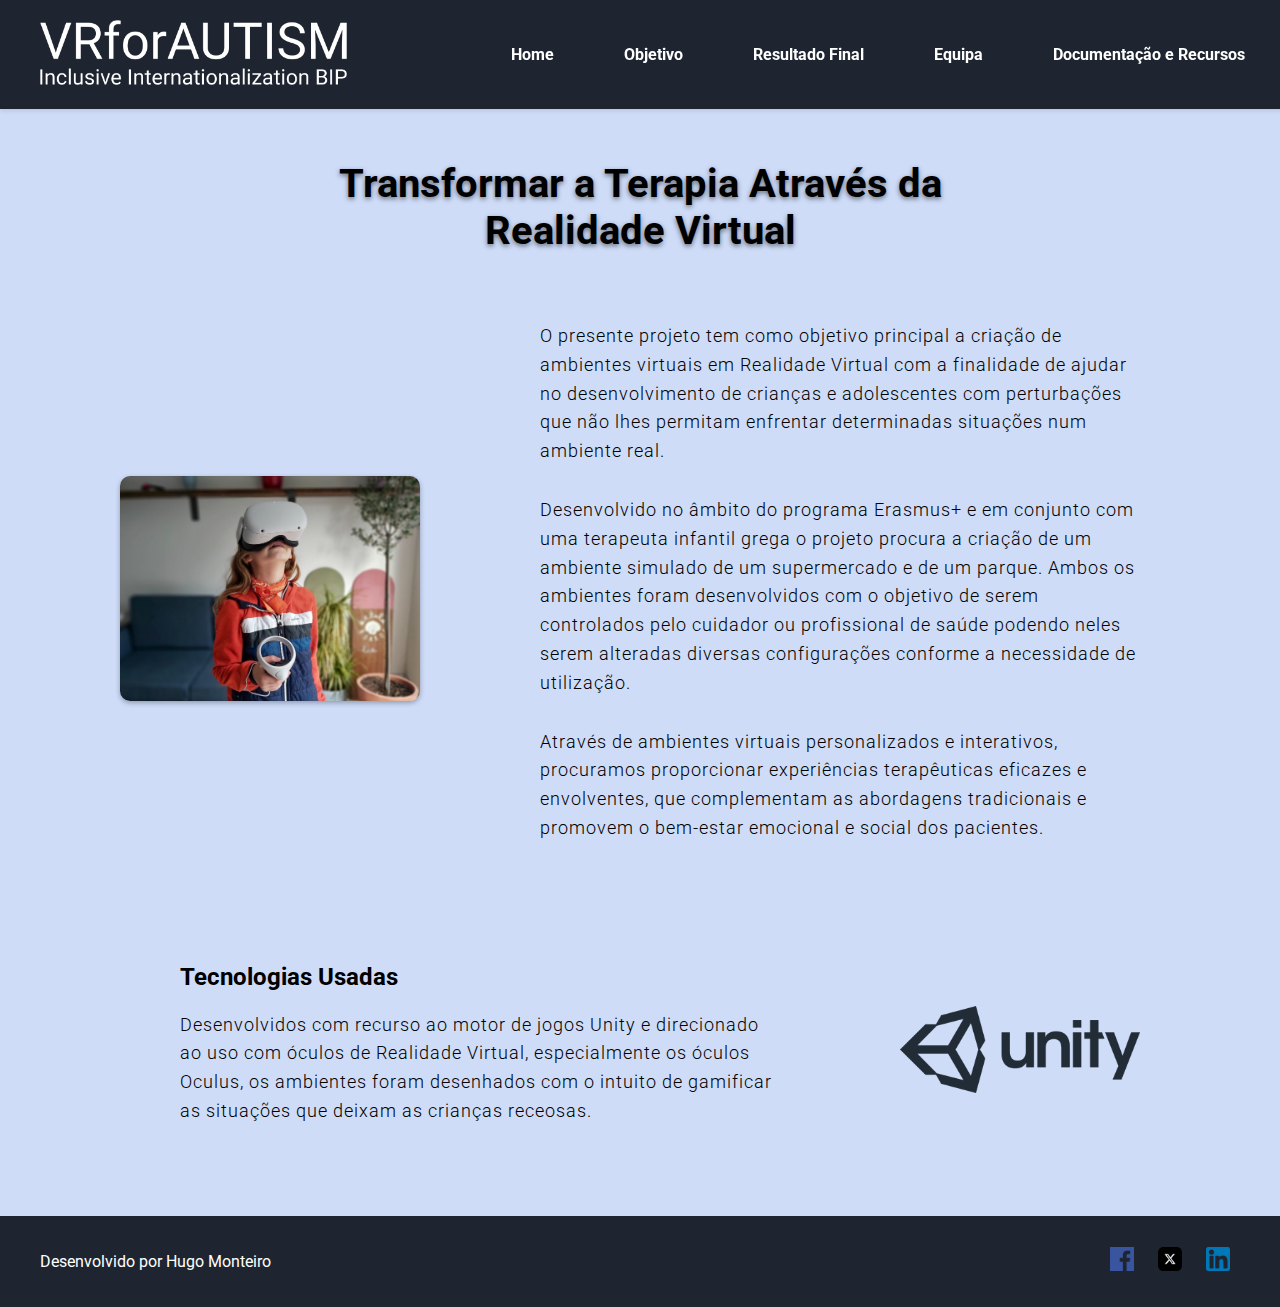
<file: BIP/objetivo.html>
<!DOCTYPE html>
<html lang="pt">
<head>
    <meta charset="UTF-8">
    <title>Nosso Objetivo</title>
    <link rel="stylesheet" href="style.css">
    <link href='https://fonts.googleapis.com/css?family=Roboto:300,400,500,700' rel='stylesheet'>

</head>
<body>
<header>
    <div class="logo">
        <img alt="Project Logo" src="imgassets/logo.png">
    </div>
    <nav>
        <ul>
            <li><a href="home.html" aria-label="Home">Home</a></li>
            <li><a href="objetivo.html" aria-label="Objetivo">Objetivo</a></li>
            <li><a href="resultado_final.html" aria-label="Resultado Final">Resultado Final</a></li>
            <li><a href="equipa.html" aria-label="Equipa">Equipa</a></li>
            <li><a href="documentacao.html" aria-label="Documentação e Recursos">Documentação e Recursos</a></li>
        </ul>
    </nav>
</header>

<main>
    <div class="main-content">
        <h1>Transformar a Terapia Através da Realidade Virtual</h1>

        <!-- Container for image and text -->
        <div class="content-wrapper">
            <!-- Add an image -->
            <img src="imgassets/kid-vr.jpeg" alt="Therapy session using VR" class="side-image">

            <!-- Main text content -->
            <div class="text-content">
                <p>O presente projeto tem como objetivo principal a criação de ambientes virtuais em Realidade Virtual
                    com a finalidade de ajudar no desenvolvimento de crianças e adolescentes com perturbações que não
                    lhes permitam enfrentar determinadas situações num ambiente real.</p>
                <p>Desenvolvido no âmbito do programa Erasmus+ e em conjunto com uma terapeuta infantil grega o projeto
                    procura a criação de um ambiente simulado de um supermercado e de um parque. Ambos os ambientes
                    foram desenvolvidos com o objetivo de serem controlados pelo cuidador ou profissional de saúde
                    podendo neles serem alteradas diversas configurações conforme a necessidade de utilização.</p>
                <p>Através de ambientes virtuais personalizados e interativos, procuramos proporcionar experiências
                    terapêuticas eficazes e envolventes, que complementam as abordagens tradicionais e promovem o
                    bem-estar emocional e social dos pacientes.</p>
            </div>
        </div>
        <div class="content-wrapper new-section">
            <!-- Main text content -->
            <div class="text-content">
                <h2>Tecnologias Usadas</h2>
                <p>Desenvolvidos com recurso ao motor de jogos Unity e direcionado ao uso com óculos de Realidade
                    Virtual, especialmente os óculos Oculus, os ambientes foram desenhados com o intuito de gamificar as
                    situações que deixam as crianças receosas.</p>
            </div>
            <!-- Add an image -->
            <img src="imgassets/unity_logo.png" class="side-image2" alt="Sessão de Realidade Virtual">
        </div>
    </div>
</main>

<footer>
    <p>Desenvolvido por Hugo Monteiro</p>
    <div class="social-icons">
        <a href="https://www.facebook.com"><img src="imgassets/facebook-icon.png" alt="Facebook"></a>
        <a href="https://www.x.com"><img src="imgassets/twitter-icon.png" alt="Twitter"></a>
        <a href="https://www.linkedin.com"><img src="imgassets/linkedin-icon.png" alt="LinkedIn"></a>
    </div>
</footer>

</body>
</html>
</file>
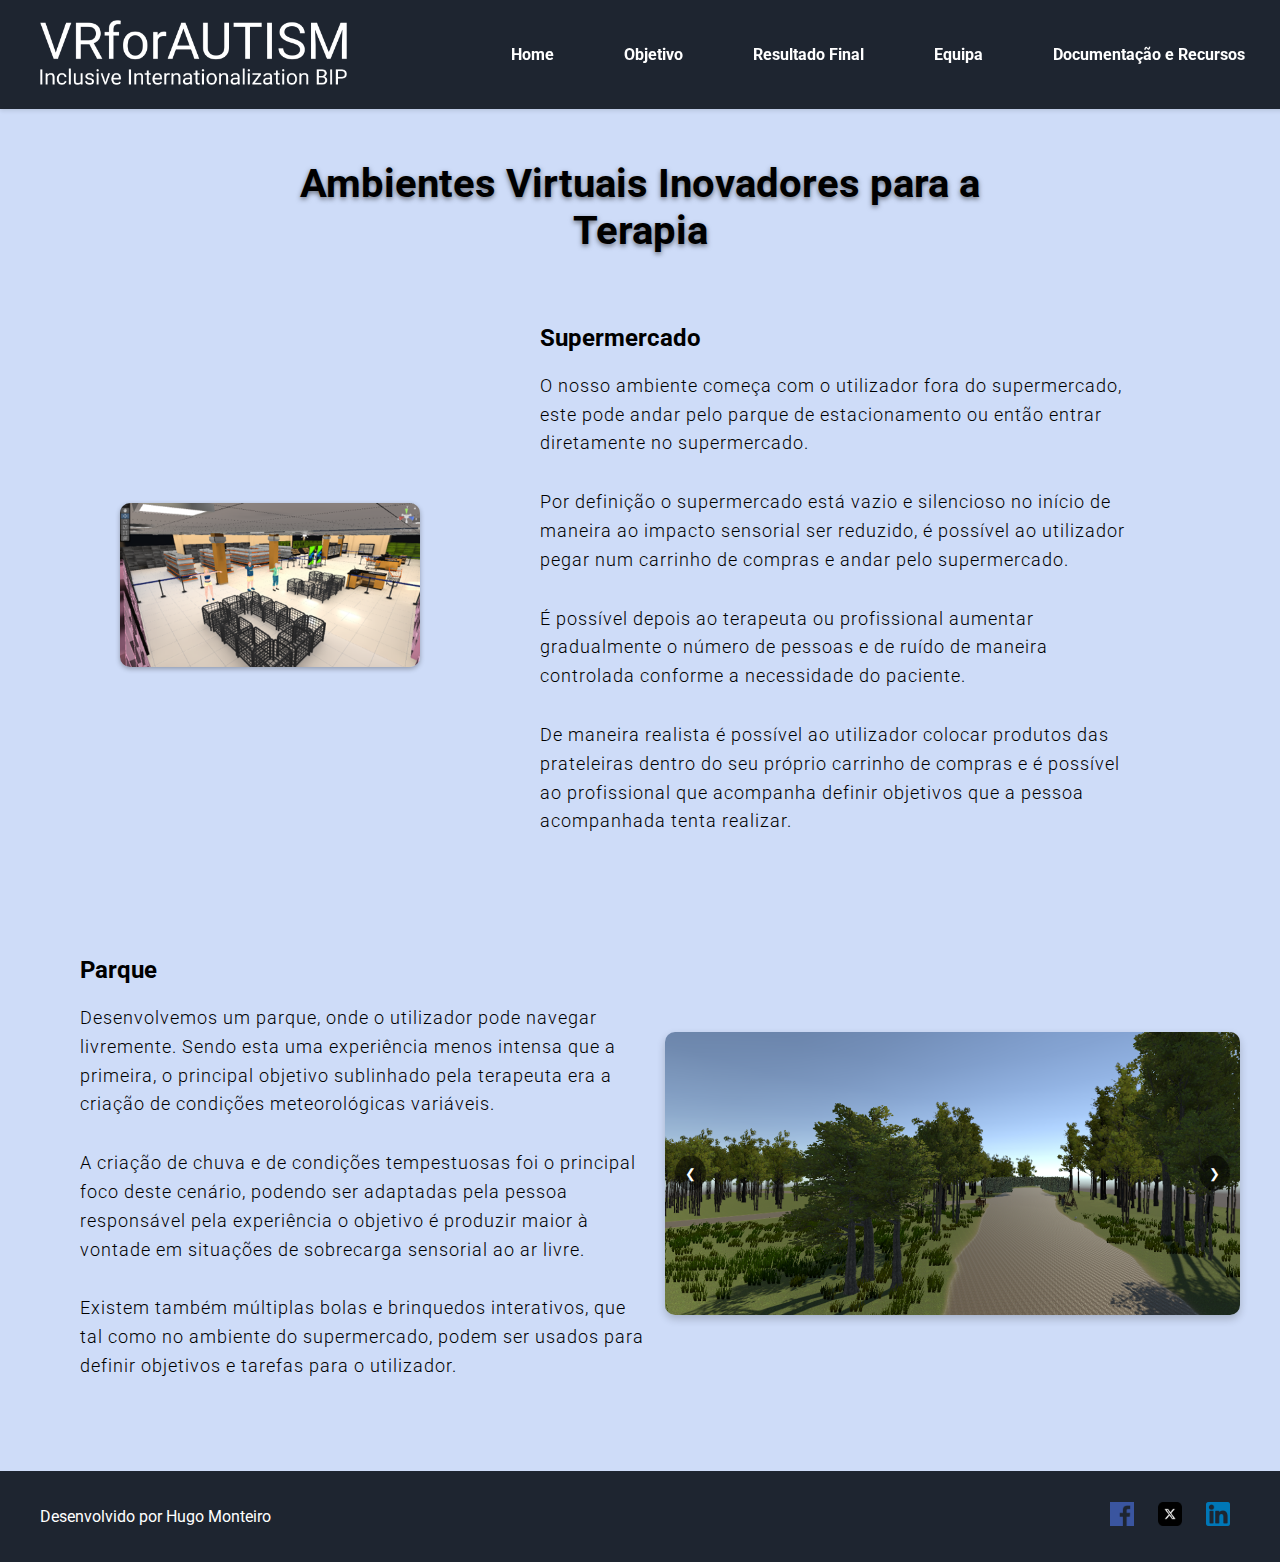
<file: BIP/resultado_final.html>
<!DOCTYPE html>
<html lang="pt">
<head>
    <meta charset="UTF-8">
    <title>Resultados do Projeto</title>
    <link rel="stylesheet" href="style.css">
    <link href='https://fonts.googleapis.com/css?family=Roboto:300,400,500,700' rel='stylesheet'>
</head>
<body>
<header>
    <div class="logo">
        <img alt="Project Logo" src="imgassets/logo.png">
    </div>
    <nav>
        <ul>
            <li><a href="home.html" aria-label="Home">Home</a></li>
            <li><a href="objetivo.html" aria-label="Objetivo">Objetivo</a></li>
            <li><a href="resultado_final.html" aria-label="Resultado Final">Resultado Final</a></li>
            <li><a href="equipa.html" aria-label="Equipa">Equipa</a></li>
            <li><a href="documentacao.html" aria-label="Documentação e Recursos">Documentação e Recursos</a></li>
        </ul>
    </nav>
</header>

<main>
    <section class="main-content">
        <h1>Ambientes Virtuais Inovadores para a Terapia</h1>

        <div class="content-wrapper">
            <img src="imgassets/Supermercado.png" alt="Vista aérea do supermercado desenvolvido" class="side-image">
            <article class="text-content">
                <h2>Supermercado</h2>
                <p>O nosso ambiente começa com o utilizador fora do supermercado, este pode andar pelo parque de
                    estacionamento ou então entrar diretamente no supermercado.</p>
                <p>Por definição o supermercado está vazio e silencioso no início de maneira ao impacto sensorial ser
                    reduzido, é possível ao utilizador pegar num carrinho de compras e andar pelo supermercado.</p>
                <p>É possível depois ao terapeuta ou profissional aumentar gradualmente o número de pessoas e de ruído
                    de maneira controlada conforme a necessidade do paciente.</p>
                <p>De maneira realista é possível ao utilizador colocar produtos das prateleiras dentro do seu próprio
                    carrinho de compras e é possível ao profissional que acompanha definir objetivos que a pessoa
                    acompanhada tenta realizar.</p>
            </article>
        </div>

        <div class="content-wrapper new-section">
            <article class="text-content">
                <h2>Parque</h2>
                <p>Desenvolvemos um parque, onde o utilizador pode navegar livremente. Sendo esta uma experiência menos
                    intensa que a primeira, o principal objetivo sublinhado pela terapeuta era a criação de condições
                    meteorológicas variáveis.</p>
                <p>A criação de chuva e de condições tempestuosas foi o principal foco deste cenário, podendo ser
                    adaptadas pela pessoa responsável pela experiência o objetivo é produzir maior à vontade em
                    situações de sobrecarga sensorial ao ar livre.</p>
                <p>Existem também múltiplas bolas e brinquedos interativos, que tal como no ambiente do supermercado,
                    podem ser usados para definir objetivos e tarefas para o utilizador.</p>
            </article>

            <div class="carousel-container">
                <div class="carousel">
                    <img src="imgassets/Parque1.png" class="carousel-image" alt="Imagem do Parque 1">
                    <img src="imgassets/Parque2.png" class="carousel-image" alt="Imagem do Parque 2">
                    <img src="imgassets/Parque3.png" class="carousel-image" alt="Imagem do Parque 3">
                </div>
                <button class="prev" onclick="moveSlide(-1)">❮</button>
                <button class="next" onclick="moveSlide(1)">❯</button>
            </div>
        </div>
    </section>
</main>

<footer>
    <p>Desenvolvido por Hugo Monteiro</p>
    <div class="social-icons">
        <a href="https://www.facebook.com"><img src="imgassets/facebook-icon.png" alt="Facebook"></a>
        <a href="https://www.x.com"><img src="imgassets/twitter-icon.png" alt="Twitter"></a>
        <a href="https://www.linkedin.com"><img src="imgassets/linkedin-icon.png" alt="LinkedIn"></a>
    </div>
</footer>

<script src="script.js"></script>
</body>
</html>
</file>
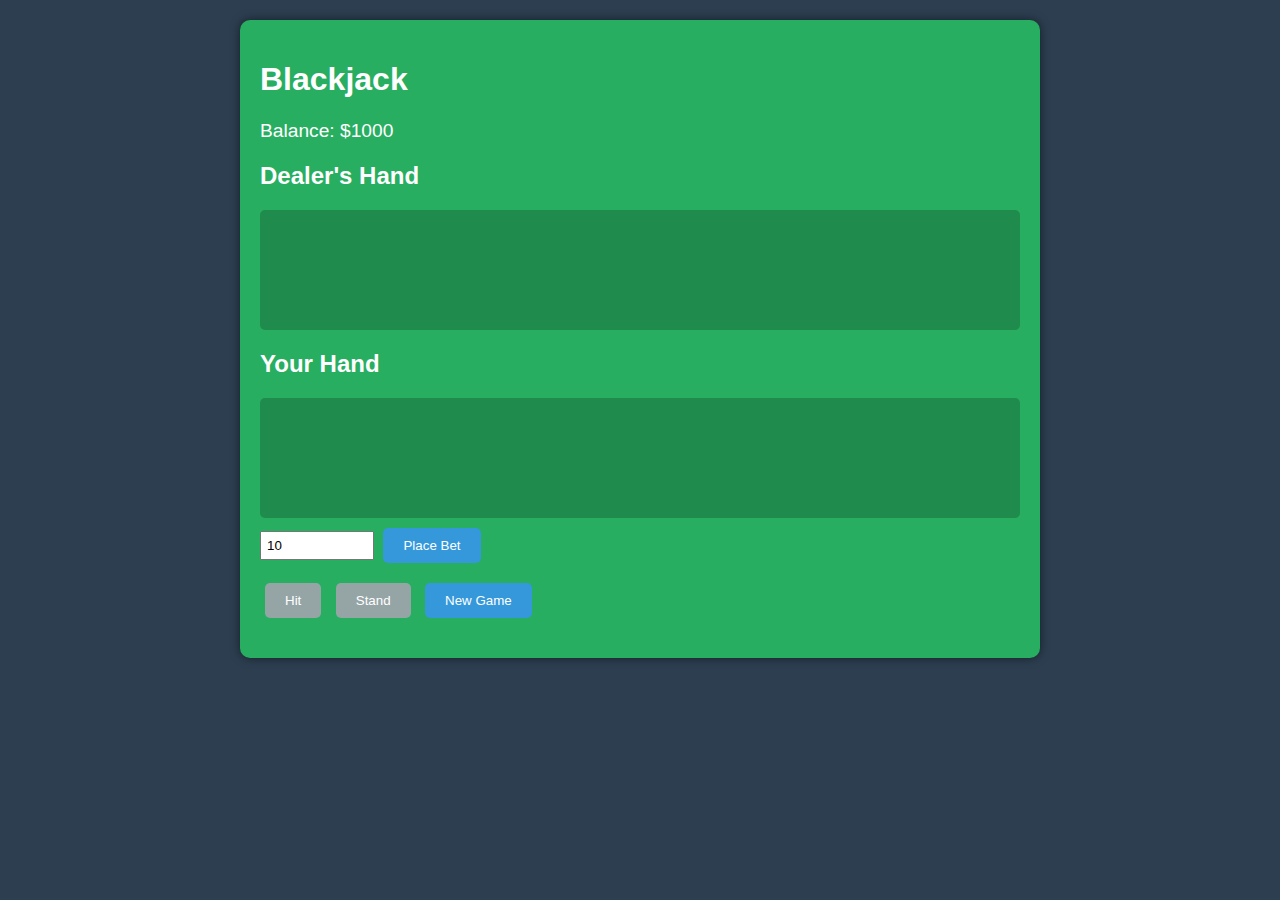
<file: blackjack/blackjack.html>
<!DOCTYPE html>
<html lang="en">
<head>
    <title>Blackjack</title>
    <link rel="stylesheet" href="blackjack.css">
</head>
<body>
<div class="game-container">
    <h1>Blackjack</h1>
    <div class="status" id="balance">Balance: $1000</div>
    <div class="status" id="message"></div>

    <div class="dealer-section">
        <h2>Dealer's Hand</h2>
        <div class="hand" id="dealer-hand"></div>
        <div id="dealer-score"></div>
    </div>

    <div class="player-section">
        <h2>Your Hand</h2>
        <div class="hand" id="player-hand"></div>
        <div id="player-score"></div>
    </div>

    <div class="bet-controls">
        <label for="bet-amount"></label><input id="bet-amount" min="10" step="10" type="number" value="10">
        <button id="place-bet">Place Bet</button>
    </div>

    <div class="controls">
        <button disabled id="hit">Hit</button>
        <button disabled id="stand">Stand</button>
        <button id="new-game">New Game</button>
    </div>
</div>

<script src="blackjack.js"></script>
</body>
</html>
</file>
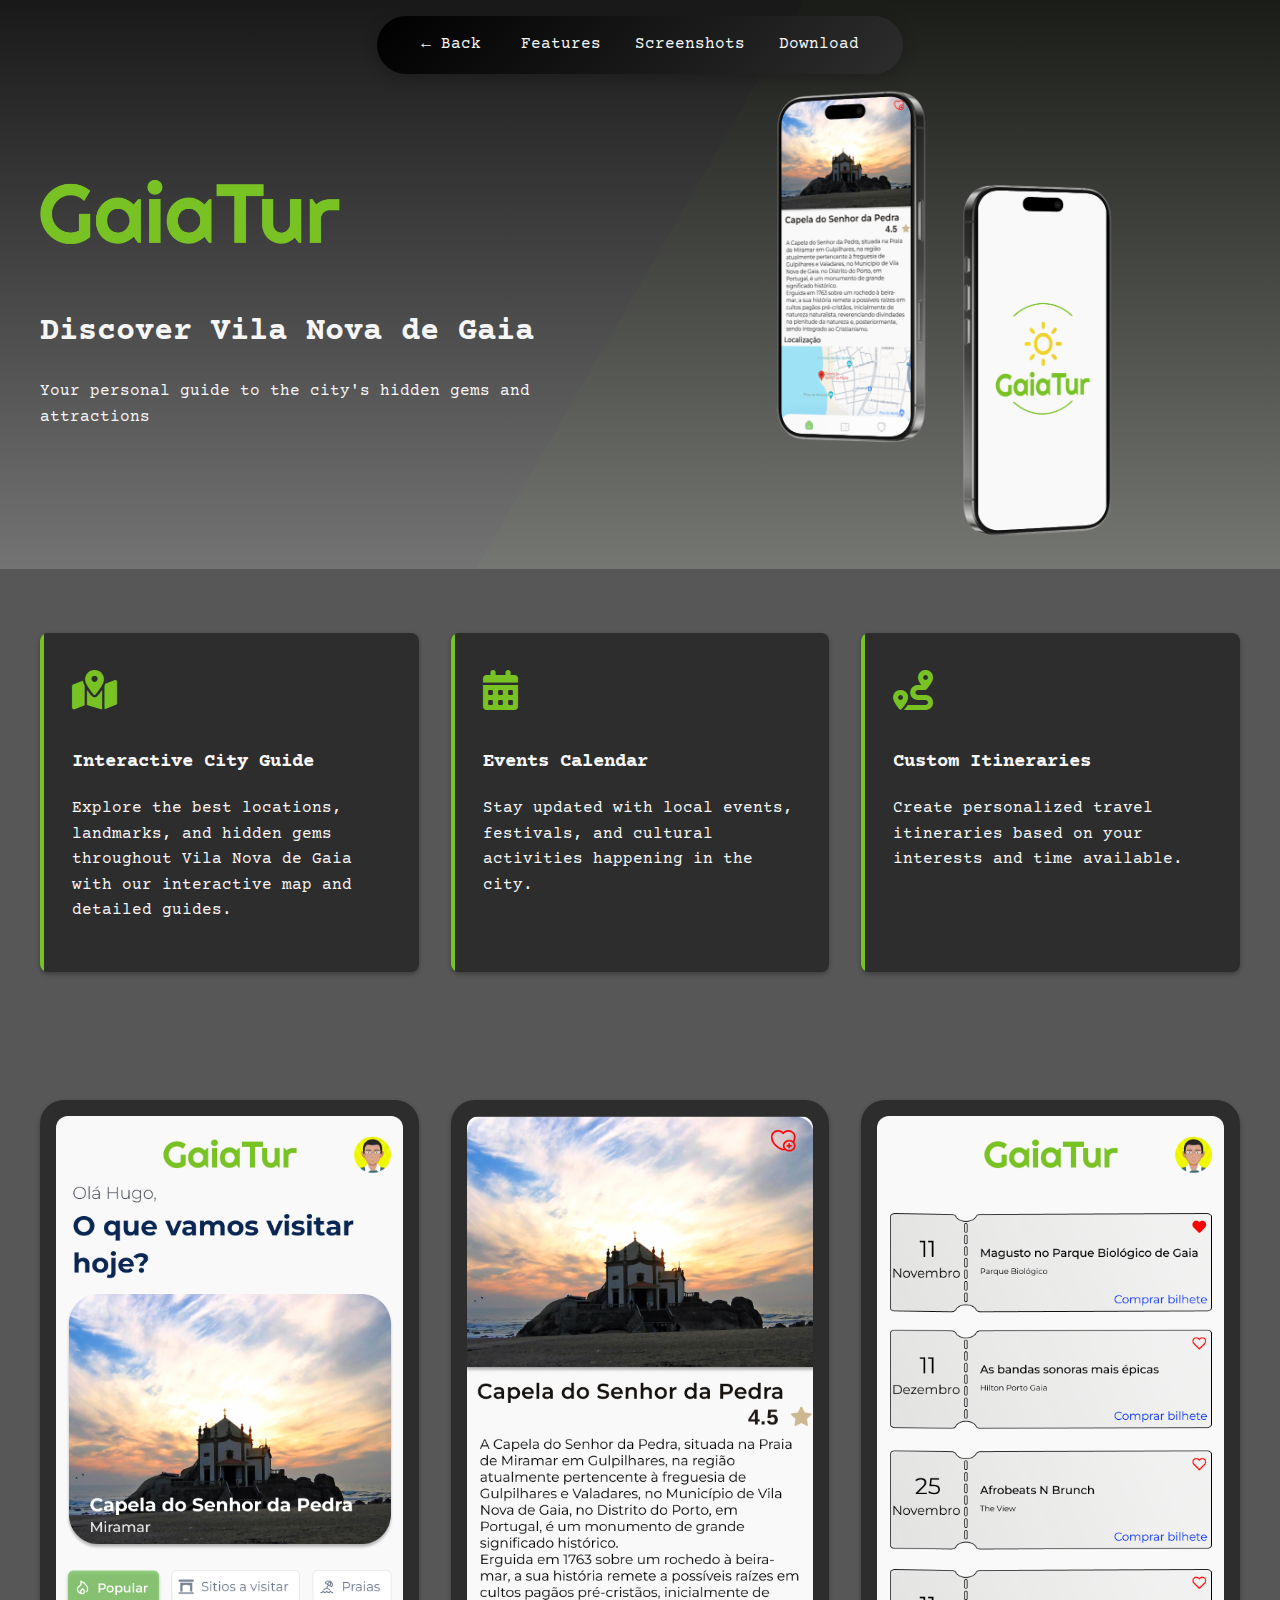
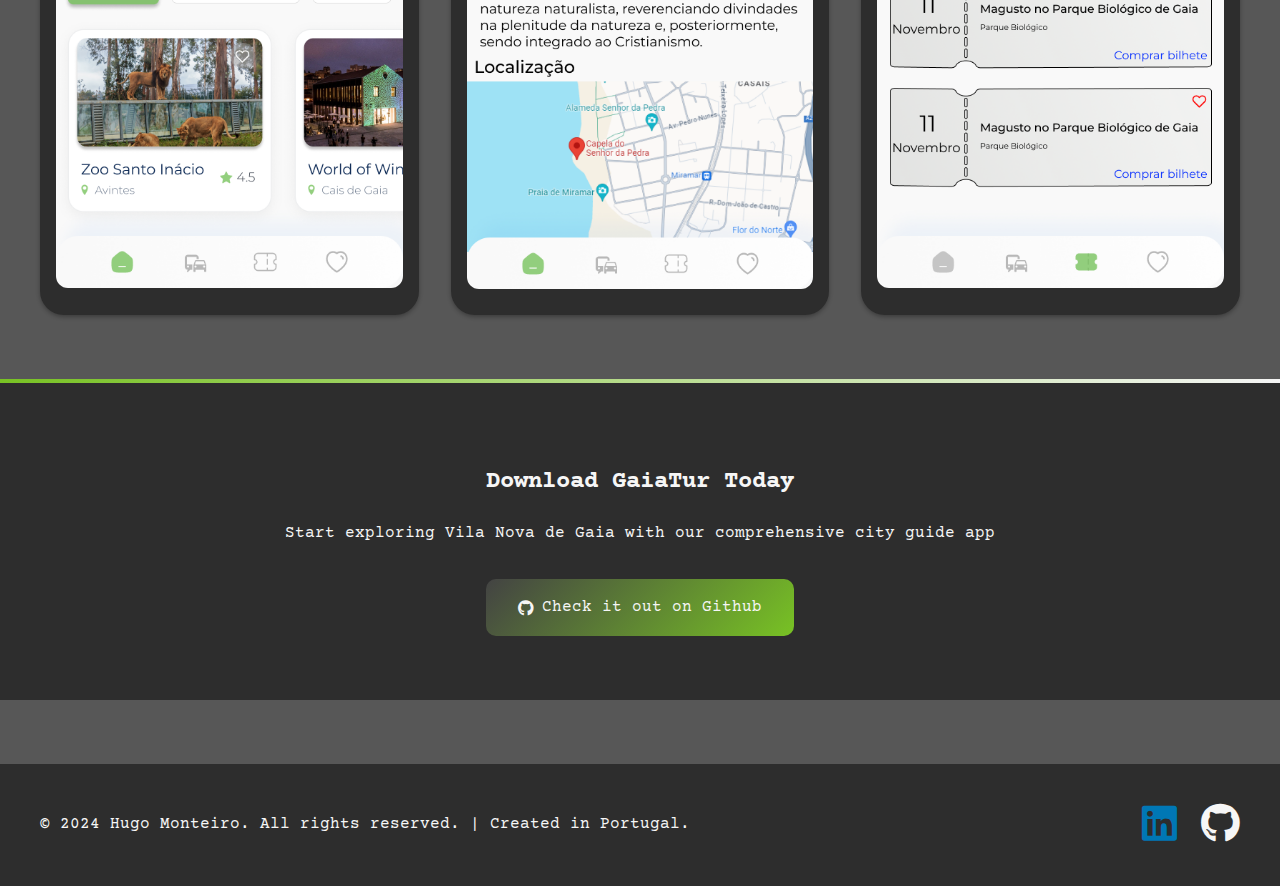
<file: apps/gaiatur/gaiatur.html>
<!DOCTYPE html>
<html lang="en">
<head>
    <meta charset="UTF-8">
    <title>GaiaTur</title>
    <link href="https://fonts.googleapis.com/css2?family=Courier+Prime&display=swap" rel="stylesheet">
    <link href="https://cdnjs.cloudflare.com/ajax/libs/font-awesome/6.0.0/css/all.min.css" rel="stylesheet">
    <link href="gaiatur.css" rel="stylesheet">
</head>
<body>


<section class="hero">
    <header>
        <nav>
            <a href="../../index.html">← Back</a>
            <div>
                <a href="#features">Features</a>
                <a href="#screenshots">Screenshots</a>
                <a href="#download">Download</a>
            </div>
        </nav>
    </header>
    <div class="hero-inner">
        <div class="hero-content">
            <img alt="GaiaTur Logo" src="../../assets/images/gaiatur/img_gaiatur_high_re.png">
            <h1>Discover Vila Nova de Gaia</h1>
            <p>Your personal guide to the city's hidden gems and attractions</p>
        </div>
        <div class="hero-image">
            <img alt="App Preview" src="../../assets/images/gaiatur/iPhone%2016%20Pro.png">
        </div>
    </div>
</section>

<div class="container">
    <section id="features">
        <div class="features">
            <div class="feature-card">
                <div class="feature-icon">
                    <i class="fas fa-map-marked-alt"></i>
                </div>
                <h3>Interactive City Guide</h3>
                <p>Explore the best locations, landmarks, and hidden gems throughout Vila Nova de Gaia with our
                    interactive map and detailed guides.</p>
            </div>
            <div class="feature-card">
                <div class="feature-icon">
                    <i class="fas fa-calendar-alt"></i>
                </div>
                <h3>Events Calendar</h3>
                <p>Stay updated with local events, festivals, and cultural activities happening in the city.</p>
            </div>
            <div class="feature-card">
                <div class="feature-icon">
                    <i class="fas fa-route"></i>
                </div>
                <h3>Custom Itineraries</h3>
                <p>Create personalized travel itineraries based on your interests and time available.</p>
            </div>
        </div>
    </section>

    <section id="screenshots">
        <div class="screenshots">
            <div class="screenshot">
                <img alt="App Screenshot 1" src="../../assets/images/gaiatur/Home.png">
            </div>
            <div class="screenshot">
                <img alt="App Screenshot 2" src="../../assets/images/gaiatur/Frame%206%20(2).png">
            </div>
            <div class="screenshot">
                <img alt="App Screenshot 3" src="../../assets/images/gaiatur/Tickets.png">
            </div>
        </div>
    </section>
</div>

<section class="cta" id="download">
    <div class="cta-inner">
        <h2>Download GaiaTur Today</h2>
        <p>Start exploring Vila Nova de Gaia with our comprehensive city guide app</p>
        <a class="cta-button" href="https://github.com/HugoMonteiro12/GaiaTur">
            <i class="fab fa-github"></i> Check it out on Github
        </a>
    </div>
</section>

<footer>
    <div class="footer-content">
        <p>© 2024 Hugo Monteiro. All rights reserved. | Created in Portugal.</p>
        <div class="social-links">
            <a href="https://www.linkedin.com/in/hugomonteir0/" target="_blank"><i class="fab fa-linkedin"></i></a>
            <a href="https://github.com/HugoMonteiro12" target="_blank"><i class="fab fa-github"></i></a>
        </div>
    </div>
</footer>
</body>
</html>
</file>
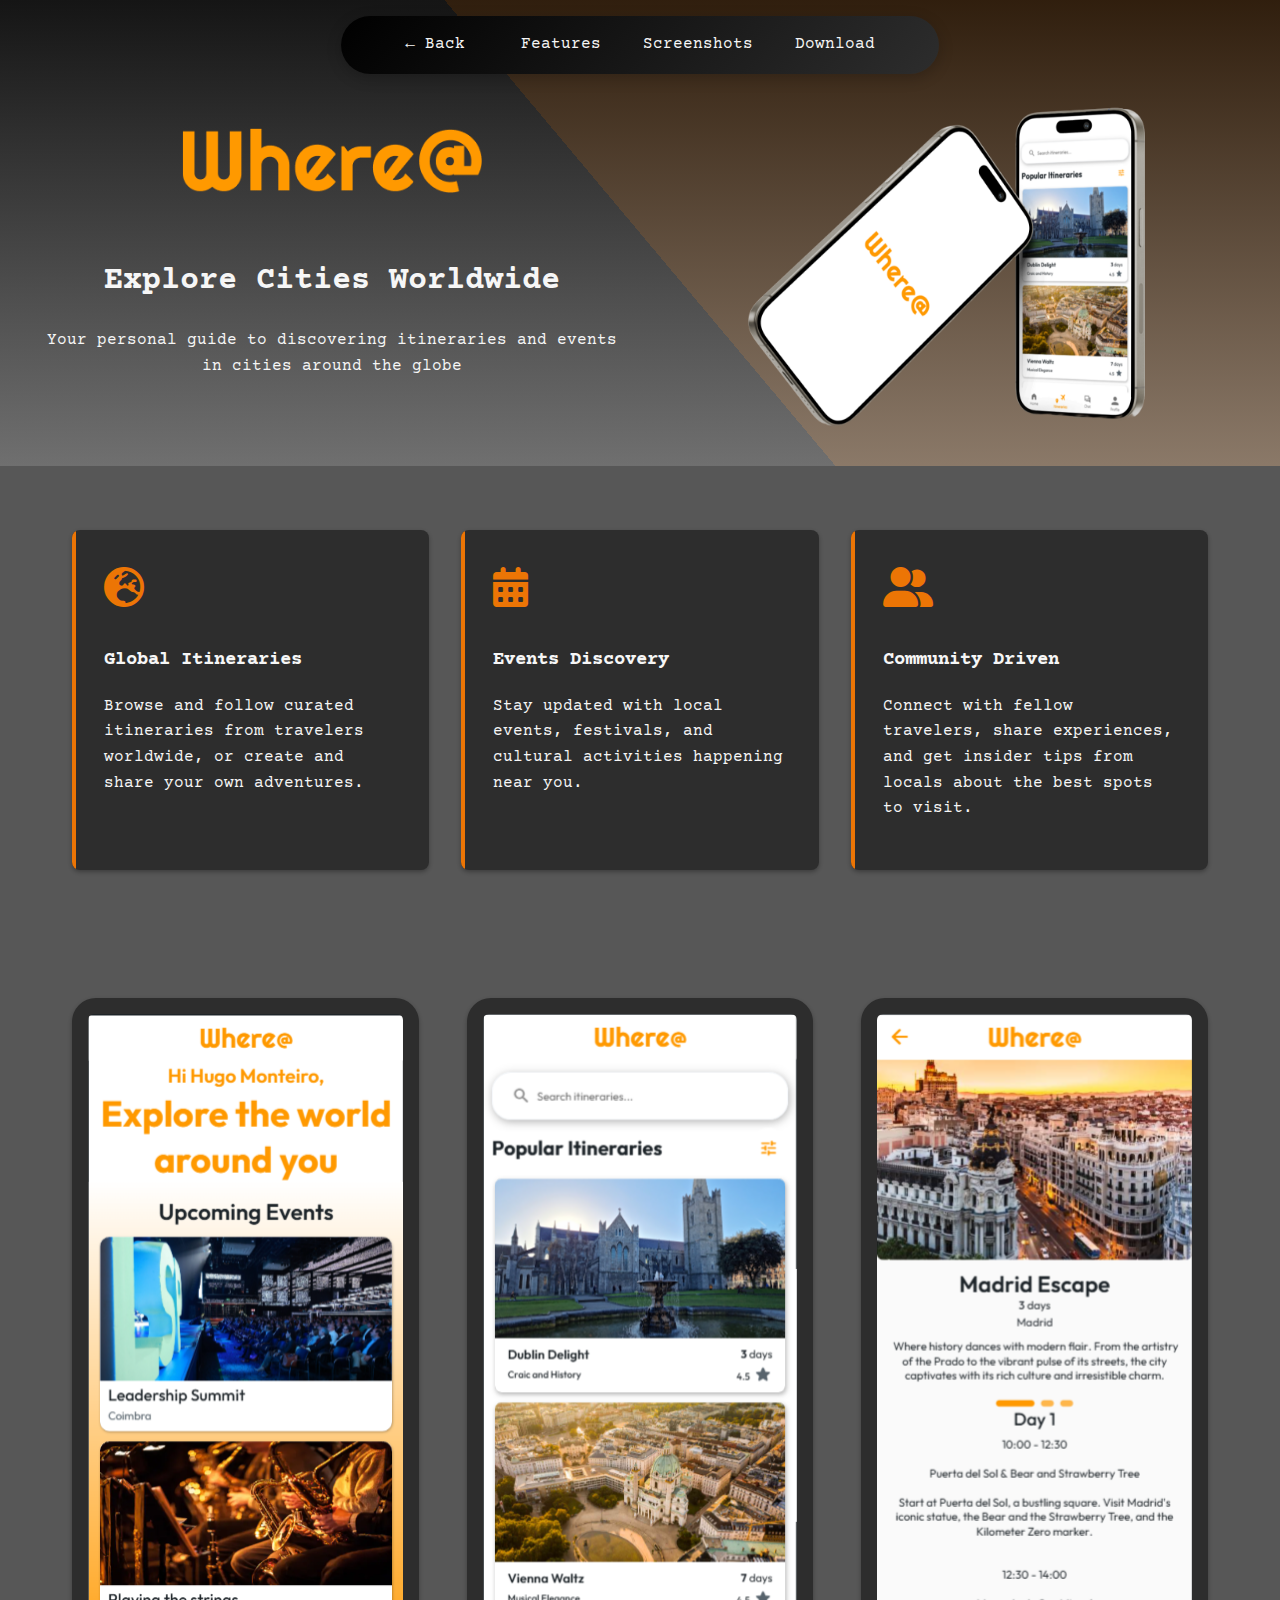
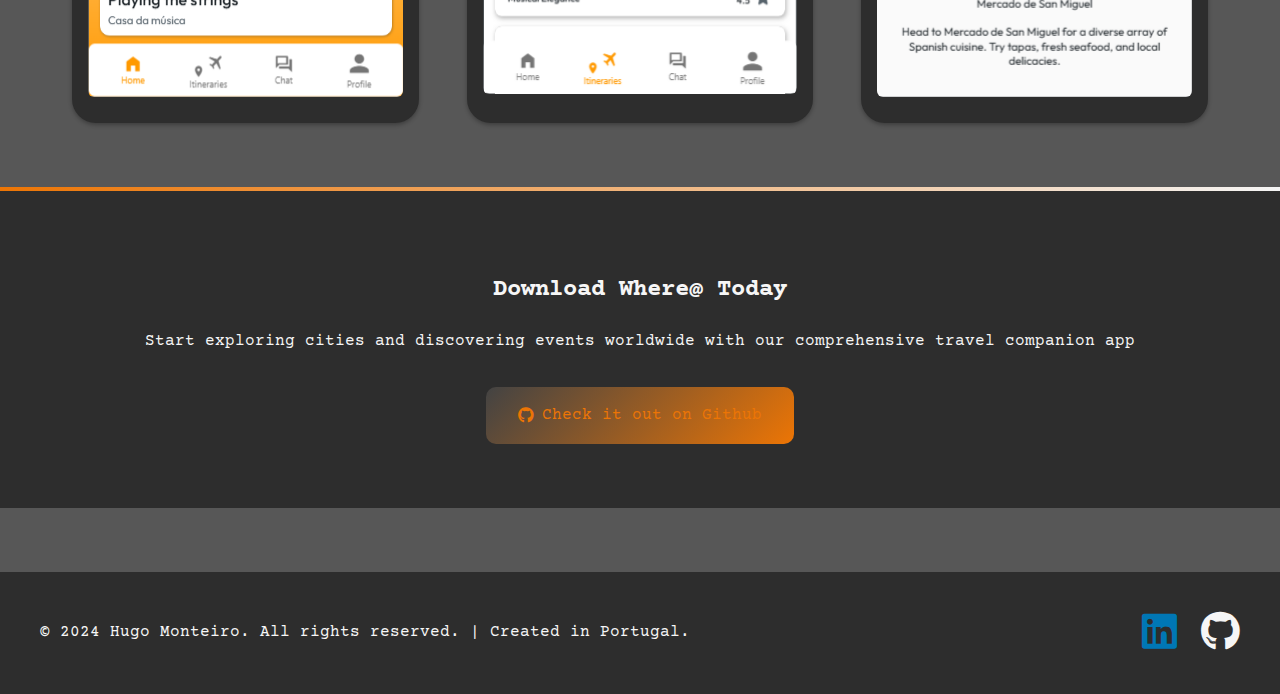
<file: apps/whereat/whereat.html>
<!DOCTYPE html>
<html lang="en">
<head>
    <meta charset="UTF-8">
    <meta content="width=device-width, initial-scale=1.0" name="viewport">
    <title>Where@ - Explore Cities Worldwide</title>

    <link href="whereat.css" rel="stylesheet">
</head>
<body>
<section class="hero">
    <header>
        <nav>
            <a href="../../index.html">← Back</a>
            <div>
                <a href="#features">Features</a>
                <a href="#screenshots">Screenshots</a>
                <a href="#download">Download</a>
            </div>
        </nav>
    </header>
    <div class="hero-inner">
        <div class="hero-content">
            <img alt="Whereat Logo" src="../../assets/images/whereat/Where@.png">
            <h1>Explore Cities Worldwide</h1>
            <p>Your personal guide to discovering itineraries and events in cities around the globe</p>
        </div>
        <div class="hero-image">
            <img alt="App Preview" src="../../assets/images/whereat/iPhone%2015%20Pro.png">
        </div>
    </div>
</section>

<div class="container">
    <section id="features">
        <div class="features">
            <div class="feature-card">
                <div class="feature-icon">
                    <i class="fas fa-earth-europe"></i>
                </div>
                <h3>Global Itineraries</h3>
                <p>Browse and follow curated itineraries from travelers worldwide, or create and share your own
                    adventures.</p>
            </div>
            <div class="feature-card">
                <div class="feature-icon">
                    <i class="fas fa-calendar-alt"></i>
                </div>
                <h3>Events Discovery</h3>
                <p>Stay updated with local events, festivals, and cultural activities happening near you.</p>
            </div>
            <div class="feature-card">
                <div class="feature-icon">
                    <i class="fas fa-user-group"></i>
                </div>
                <h3>Community Driven</h3>
                <p>Connect with fellow travelers, share experiences, and get insider tips from locals about the best
                    spots to visit.</p>
            </div>
        </div>
    </section>

    <section id="screenshots">
        <div class="screenshots">
            <div class="screenshot">
                <img alt="App Home Screenshot" src="../../assets/images/whereat/Home.png">
            </div>
            <div class="screenshot">
                <img alt="App Itineraries Screenshot" src="../../assets/images/whereat/Itineraries.png">
            </div>
            <div class="screenshot">
                <img alt="App Itinerary Screen Screenshot" src="../../assets/images/whereat/Itinerary.png">
            </div>
        </div>
    </section>
</div>

<section class="cta" id="download">
    <div class="cta-inner">
        <h2>Download Where@ Today</h2>
        <p>Start exploring cities and discovering events worldwide with our comprehensive travel companion app</p>
        <a class="cta-button" href="https://github.com/HugoMonteiro12/whereat">
            <i class="fab fa-github"></i> Check it out on Github
        </a>
    </div>
</section>

<footer>
    <div class="footer-content">
        <p>© 2024 Hugo Monteiro. All rights reserved. | Created in Portugal.</p>
        <div class="social-links">
            <a href="https://www.linkedin.com/in/hugomonteir0/" target="_blank"><i class="fab fa-linkedin"></i></a>
            <a href="https://github.com/HugoMonteiro12" target="_blank"><i class="fab fa-github"></i></a>
        </div>
    </div>
</footer>
</body>
</html>
</file>
<file: BIP/style.css>
/* Overall Styling */
body {
    font-family: 'Roboto', sans-serif;
    margin: 0;
    padding: 0;
    color: #333;
    background-color: #f9f9f9;

}

header {
    display: flex;
    justify-content: space-between;
    align-items: center;
    padding-right: 20px;
    padding-left: 20px;
    background-color: #1e2530;
    color: white;
    position: fixed;
    width: calc(100% - 20px);
    top: 0;
    z-index: 1000;
    box-shadow: 0 2px 4px rgba(0, 0, 0, 0.1);
}

.logo img {
    padding: 20px;
    height: 65px;
}

nav ul {
    list-style: none;
    margin: 0;
    padding: 0;
    display: flex;
}

nav li {
    margin: 0 25px;
}

nav a {
    text-decoration: none;
    color: white;
    font-weight: bold;
    transition: color 0.3s ease;
}

nav a:hover {
    color: #22abdd;
}

main {
    background-color: rgba(161, 190, 246, 0.49);
    color: #000000;
    padding: 30px;
    text-align: center;
    margin-top: 100px;

}

.main-content h1 {
    width: 60%;
    padding-top: 30PX;
    margin: 0 auto;
    text-align: center;
    font-size: 40px;
    font-weight: bolder;
    text-shadow: 0 2px 5px rgba(0, 0, 0, 0.5);
}

.content-wrapper {
    display: flex;
    align-items: center;
    justify-content: space-evenly;
    flex-wrap: nowrap;
    text-align: left;
    margin: 30px 10px 10px;
}

.side-image {
    max-width: 25%;
    height: auto;
    border-radius: 10px;
    box-shadow: 0 2px 5px rgba(0, 0, 0, 0.3);
}

.text-content {
    padding: 20px 20px 20px 40px;
    max-width: 50%;
}

.text-content1 {
    padding: 20px 20px 20px 40px;
    max-width: 50%;
    text-align: center;
}

.text-content1 p {
    font-family: Roboto, system-ui;
    font-size: 18px;
    font-weight: 300;
    letter-spacing: 1px;
    line-height: 1.6;
    margin-bottom: 30px;
}

.text-content p {
    font-family: Roboto, system-ui;
    font-size: 18px;
    font-weight: 300;
    letter-spacing: 1px;
    line-height: 1.6;
    margin-bottom: 30px;
}

footer {
    background-color: #1e2530;
    color: white;
    text-align: left;
    padding: 20px 40px;
    display: flex;
    justify-content: space-between;
    align-items: center;
}

footer p {
    font-size: 16px;
}

.social-icons img {
    height: 24px;
    margin: 0 10px;
    transition: opacity 0.3s ease;
}

.social-icons img:hover {
    opacity: 0.7;
}

.carousel-container {
    position: relative;
    max-width: 500px;
    margin: auto;
    overflow: hidden;
    border-radius: 10px;
    box-shadow: 0 4px 8px rgba(0, 0, 0, 0.2);
}

.carousel {
    display: flex;
    transition: transform 0.5s ease;
    width: 100%;
}

.carousel-image {
    min-width: 100%;
    height: auto;
    object-fit: cover;
}

ul {
    list-style-type: none;
    padding: 0;
    margin: 0;
}

li {
    padding: 10px;
    margin: 0;
}


.download-button {
    display: inline-block;
    padding: 10px 20px;
    background-color: #4CAF50;
    color: white;
    text-align: center;
    text-decoration: none;
    border-radius: 5px;
    transition: background-color 0.3s ease, transform 0.2s ease;
    box-shadow: 0 4px 6px rgba(0, 0, 0, 0.1);
    font-weight: 500;
    font-size: 16px;
    cursor: pointer;
}

.prev {
    left: 10px;
}

.next {
    right: 10px;
}

button:hover {
    background-color: rgba(0, 0, 0, 0.7);
}

.flex-container {
    display: flex;
    justify-content: space-between;
    align-items: center;
    flex-wrap: wrap;
    gap: 10px;
    padding: 30px;
}

.side-image1 {
    max-height: 100px;
    width: calc(20%);
    object-fit: contain;
    border-radius: 8px;

}

.side-image2 {
    max-width: 20%;
    border-radius: 10px;
}

.carousel-container {
    position: relative;
    max-width: 600px;
    margin: auto;
    overflow: hidden;
    border-radius: 10px;
    box-shadow: 0 4px 8px rgba(0, 0, 0, 0.2);
}

.carousel {
    display: flex;
    transition: transform 0.5s ease;
    width: 100%;
}

.carousel-image {
    min-width: 100%;
    height: auto;
    object-fit: cover;
}

button {
    position: absolute;
    top: 50%;
    transform: translateY(-50%);
    background-color: rgba(0, 0, 0, 0.5);
    color: white;
    border: none;
    cursor: pointer;
    padding: 10px;
    z-index: 10;
    border-radius: 50%;
}

.prev {
    left: 10px;
}

.next {
    right: 10px;
}

button:hover {
    background-color: rgba(0, 0, 0, 0.7);
}


.download-button:hover {
    background-color: #45a049;
    transform: translateY(-2px);
    box-shadow: 0 6px 8px rgba(0, 0, 0, 0.15);
}

.download-button:active {
    background-color: #3e8e41;
    transform: translateY(0);
    box-shadow: 0 3px 5px rgba(0, 0, 0, 0.1);
}
</file>
<file: blackjack/blackjack.css>
body {
    font-family: Arial, sans-serif;
    max-width: 800px;
    margin: 0 auto;
    padding: 20px;
    background-color: #2c3e50;
    color: white;
}

.game-container {
    background-color: #27ae60;
    padding: 20px;
    border-radius: 10px;
    box-shadow: 0 0 10px rgba(0, 0, 0, 0.5);
}

.hand {
    min-height: 100px;
    padding: 10px;
    margin: 10px 0;
    background-color: rgba(0, 0, 0, 0.2);
    border-radius: 5px;
}

.card {
    display: inline-block;
    padding: 10px;
    margin: 5px;
    background-color: white;
    color: black;
    border-radius: 5px;
    min-width: 30px;
    text-align: center;
}

.card.red {
    color: red;
}

.controls {
    margin: 20px 0;
}

button {
    padding: 10px 20px;
    margin: 0 5px;
    border: none;
    border-radius: 5px;
    background-color: #3498db;
    color: white;
    cursor: pointer;
}

button:disabled {
    background-color: #95a5a6;
    cursor: not-allowed;
}

.bet-controls {
    margin: 10px 0;
}

input[type="number"] {
    padding: 5px;
    width: 100px;
}

.status {
    font-size: 1.2em;
    margin: 10px 0;
}
</file>
<file: apps/gaiatur/gaiatur.css>
/* Variables */
:root {
    --accent-color: rgb(120, 194, 36);
    --bg-color: rgba(45, 45, 45, 0.8);
    --text-color: #f6f6f6;
    --card-bg: #2d2d2d;
    --shadow: 0 2px 4px rgba(0, 0, 0, 0.3);
    --hover-shadow: 0 4px 8px rgba(0, 0, 0, 0.3);
    --header-height: 6rem;
    --button-gradient: linear-gradient(135deg, #434343 0%, rgb(120, 194, 36) 100%);
    --button-hover-gradient: linear-gradient(135deg, rgb(120, 194, 36) 0%, #434343 100%);
    --max-width: 1200px;
}

/* Base Styles */
body {
    font-family: "Courier Prime", monospace;
    margin: 0;
    padding: 0;
    color: var(--text-color);
    line-height: 1.6;
    min-height: 100vh;
    background-color: var(--bg-color);
}

.container {
    max-width: var(--max-width);
    margin: 0 auto;
    padding: 0 2rem;
}

/* Header & Navigation */
header {
    background-image: linear-gradient(315deg, #2d2d2d 0%, #000000 100%);
    position: sticky;
    top: 1rem;
    z-index: 1000;
    width: fit-content;
    margin: 0 auto;
    border-radius: 50px;
    box-shadow: 0 4px 15px rgba(0, 0, 0, 0.2);
    padding: 0.5rem 3rem;
}

nav {
    display: flex;
    gap: 1.5rem;
    align-items: center;
}

nav a {
    color: var(--text-color);
    text-decoration: none;
    padding: 0.5rem 1rem;
    border-radius: 4px;
    transition: all 0.3s ease;
    font-size: 1rem;
    font-weight: 500;
}

nav a:hover {
    background-color: var(--accent-color);
    transform: translateY(-2px);
}

/* Hero Section */
.hero {
    padding: 0;
    background: linear-gradient(rgba(0, 0, 0, 0.7), rgba(129, 129, 129, 0.7));
    position: relative;
    overflow: hidden;
}

.hero-inner {
    max-width: var(--max-width);
    margin: 0 auto;
    padding: 0;
    display: flex;
    justify-content: space-between;
    align-items: center;
    gap: 2rem;
}

.hero::before {
    content: '';
    position: absolute;
    top: 0;
    left: 0;
    right: 0;
    bottom: 0;
    background: linear-gradient(-60deg, rgba(120, 194, 36, 0.76) 50%, rgba(45, 45, 45, 0.8) 50%);
    opacity: 0.1;
    z-index: -1;
    animation: slide 5s ease-in-out infinite alternate;
}

.hero-content {
    flex: 1;
    text-align: center;
    z-index: 1;
}

.hero-content img {
    max-width: 300px;
    height: auto;
    margin-bottom: 2rem;
    transition: transform 0.3s ease;
}

.hero-content img:hover {
    transform: scale(1.05);
}

.hero-image {
    flex: 1;
    display: flex;
    justify-content: center;
    align-items: center;
    z-index: 1;
}

.hero-image img {
    max-width: 70%;
    height: auto;
    border-radius: 12px;
    transition: transform 0.3s ease;
}

.hero-image img:hover {
    transform: scale(1.02);
}

/* Features Section */
.features {
    max-width: var(--max-width);
    margin: 0 auto;
    display: grid;
    grid-template-columns: repeat(auto-fit, minmax(300px, 1fr));
    gap: 2rem;
    padding: 4rem 2rem;
}

.feature-card {
    background-color: var(--card-bg);
    padding: 2rem;
    border-radius: 8px;
    box-shadow: var(--shadow);
    transition: transform 0.3s ease;
    position: relative;
    overflow: hidden;
}

.feature-card::before {
    content: '';
    position: absolute;
    left: 0;
    top: 0;
    bottom: 0;
    width: 4px;
    background-color: var(--accent-color);
    border-radius: 4px 0 0 4px;
}

.feature-card:hover {
    transform: translateY(-5px);
    box-shadow: var(--hover-shadow);
}

.feature-icon {
    font-size: 2.5rem;
    color: var(--accent-color);
    margin-bottom: 1rem;
}

/* Screenshots Section */
.screenshots {
    max-width: var(--max-width);
    margin: 0 auto;
    display: grid;
    grid-template-columns: repeat(auto-fit, minmax(250px, 1fr));
    gap: 3rem;
    padding: 4rem 2rem;
}

.screenshot {
    background-color: var(--card-bg);
    border-radius: 24px;
    padding: 1rem;
    box-shadow: var(--shadow);
    transition: transform 0.3s ease;
}

.screenshot:hover {
    transform: translateY(-5px);
    box-shadow: var(--hover-shadow);
}

.screenshot img {
    width: 100%;
    height: auto;
    border-radius: 12px;
    object-fit: contain;
}

/* CTA Section */
.cta {
    text-align: center;
    padding: 4rem 0;
    background-color: var(--card-bg);
    position: relative;
    overflow: hidden;
}

.cta-inner {
    max-width: var(--max-width);
    margin: 0 auto;
    padding: 0 2rem;
}

.cta::before {
    content: '';
    position: absolute;
    top: 0;
    left: 0;
    right: 0;
    height: 4px;
    background: linear-gradient(90deg, var(--accent-color), rgba(249, 249, 249, 0.98));
}

.cta-button {
    display: inline-flex;
    align-items: center;
    gap: 0.5rem;
    background-image: var(--button-gradient);
    color: var(--text-color);
    text-decoration: none;
    padding: 1rem 2rem;
    border-radius: 10px;
    transition: all 0.3s ease;
    margin-top: 1rem;
    font-weight: 500;
}

.cta-button:hover {
    background-image: var(--button-hover-gradient);
    transform: translateY(-2px);
}

/* Footer */
footer {
    background-color: var(--card-bg);
    padding: 2rem 0;
    margin-top: 4rem;
}

.footer-content {
    max-width: var(--max-width);
    margin: 0 auto;
    padding: 0 2rem;
    display: flex;
    justify-content: space-between;
    align-items: center;
}

.social-links {
    display: flex;
    gap: 1.5rem;
    align-items: center;
}

.social-links a {
    color: var(--text-color);
    transition: all 0.3s ease;
}

.social-links a:hover {
    color: var(--accent-color);
    transform: translateY(-2px);
}

.social-links .fa-linkedin {
    font-size: 2.5rem;
    color: #0077B5;
}

.social-links .fa-github {
    font-size: 2.5rem;
    color: var(--text-color);
}

/* Animation */
@keyframes slide {
    0% {
        transform: translateX(-25%);
    }
    100% {
        transform: translateX(25%);
    }
}

/* Media Queries */
@media (min-width: 480px) {
    .container {
        padding: 0;
    }

    nav {
        gap: 1rem;
    }

    nav a {
        font-size: 1rem;
        padding: 0.5rem 0.75rem;
    }
}

@media (min-width: 768px) {
    header {
        padding: 0.5rem 2rem;
        border-radius: 50px;
    }

    .hero-inner {
        flex-direction: row;
        text-align: left;
        padding: 0;
    }

    .hero-content {
        text-align: left;
    }

    .features {
        grid-template-columns: repeat(2, 1fr);
        gap: 2rem;
        padding: 4rem 0;
    }

    .screenshots {
        grid-template-columns: repeat(2, 1fr);
        gap: 2rem;
        padding: 4rem 0;
    }

    .cta-button {
        width: auto;
    }

    .footer-content {
        flex-direction: row;
        justify-content: space-between;
        text-align: left;
    }
}

@media (min-width: 1024px) {
    .features {
        grid-template-columns: repeat(3, 1fr);
    }

    .screenshots {
        grid-template-columns: repeat(3, 1fr);
    }
}

/* Touch Device Optimizations */
@media (hover: none) {
    .feature-card:hover,
    .screenshot:hover,
    .hero-content img:hover,
    .hero-image img:hover {
        transform: none;
    }

    .cta-button:active,
    nav a:active {
        transform: scale(0.98);
    }
}

/* High DPI Screen Optimizations */
@media (-webkit-min-device-pixel-ratio: 2), (min-resolution: 192dpi) {
    body {
        -webkit-font-smoothing: antialiased;
        -moz-osx-font-smoothing: grayscale;
    }
}
</file>
<file: style.css>
@import url('https://fonts.googleapis.com/css2?family=Courier+Prime&display=swap');
@import url('https://cdnjs.cloudflare.com/ajax/libs/font-awesome/6.0.0/css/all.min.css');
@import url('https://cdnjs.cloudflare.com/ajax/libs/font-awesome/5.15.4/css/all.min.css');

:root {
    --accent-color: #3498db;
    --bg-color: #f4f4f4;
    --text-color: #333;
    --card-bg: #fff;
    --shadow: 0 2px 4px rgba(0, 0, 0, 0.1);
    --hover-shadow: 0 4px 8px rgba(0, 0, 0, 0.15);
    --header-height: 6rem;
}

* {
    box-sizing: border-box;
}

html {
    scroll-behavior: smooth; /* if you don't already have this */
    scroll-padding-top: var(--header-height);
}

body {
    font-family: "Courier Prime", monospace;
    margin: 0;
    padding: 0;
    background-color: var(--bg-color);
    color: var(--text-color);
    line-height: 1.6;
    min-height: 100vh;
}

header {
    background-color: #333;
    padding: 1rem;
    position: sticky;
    top: 0;
    z-index: 1000;
    display: flex;
    justify-content: space-between;
    align-items: center;
}

.mobile-menu {
    display: none;
    flex-direction: column;
    gap: 4px;
    background: none;
    border: none;
    cursor: pointer;
    padding: 4px;
}

.mobile-menu span {
    display: block;
    width: 25px;
    height: 3px;
    background-color: white;
    transition: all 0.3s ease;
}

nav {
    display: flex;
    gap: 1rem;
}

nav a {
    color: white;
    text-decoration: none;
    padding: 0.5rem 1rem;
    border-radius: 4px;
    transition: background-color 0.3s;
}

nav a:hover {
    background-color: var(--accent-color);
}


main {
    max-width: 1200px;
    margin: 0 auto;
    padding: 2rem;
}

.profile-section {
    display: flex;
    gap: 2rem;
    align-items: center;
    margin-bottom: 3rem;
}

.profile-img {
    width: 300px;
    height: 300px;
    border-radius: 50%;
    object-fit: cover;
    border: 4px solid var(--accent-color);
}

#skills {
    padding: 2rem 0;

}

.h2 {
    text-align: center;
    margin-bottom: 3rem;
    font-size: 2.5rem;
    color: #ffffff;
    position: relative;
}


.skills-container {
    display: grid;
    grid-template-columns: repeat(auto-fit, minmax(250px, 1fr));
    gap: 2rem;
    max-width: 1200px;
    margin: 0 auto;
}

.skill-card {
    padding: 2rem;
    border: 1px solid white;
    border-radius: 10px;
    box-shadow: 0 5px 15px rgba(0, 0, 0, 0.1);
    transition: transform 0.3s ease;
}

.skill-card:hover {
    transform: translateY(-5px);
}

.skill-icon {
    font-size: 2rem;
    color: #ffffff;
    margin-bottom: 1rem;
    text-align: center;
}

.skill-card h3 {
    color: #ffffff;
    margin-bottom: 1.5rem;
    text-align: center;
    font-size: 1.25rem;
}

.skill-list {
    display: flex;
    flex-wrap: wrap;
    gap: 0.5rem;
    justify-content: center;
}

.skill-tag {
    background: #e3f2fd;
    color: #0984e3;
    padding: 0.5rem 1rem;
    border-radius: 20px;
    font-size: 0.9rem;
    transition: all 0.3s ease;
}

.skill-tag:hover {
    background: #0984e3;
    color: white;
}

@media (max-width: 768px) {
    .skills-container {
        grid-template-columns: 1fr;
    }

    .section-title {
        font-size: 2rem;
    }
}

.projects {
    display: grid;
    grid-template-columns: repeat(auto-fit, minmax(300px, 1fr));
    gap: 2rem;
    margin: 2rem 0;
}

.project-card {
    background: var(--card-bg);
    padding: 1.5rem;
    border-radius: 8px;
    box-shadow: var(--shadow);
}
#languages {
    padding: 2rem 0;
}

.language-item {
    display: flex;
    justify-content: space-between;
    align-items: center;
    padding: 1rem;
    background: var(--card-bg);
    margin: 0.5rem 0;
    border-radius: 4px;
}

#darkModeToggle {
    background: none;
    border: none;
    color: white;
    cursor: pointer;
    padding: 0.5rem;
    font-size: 1.2rem;
}

.dark-mode {
    --bg-color: #1a1a1a;
    --text-color: #fff;
    --card-bg: #2d2d2d;
    --shadow: 0 2px 4px rgba(0, 0, 0, 0.3);
}

footer {
    background-color: var(--card-bg);
    display: flex;
    justify-content: space-between; /* This spreads items to opposite ends */
    align-items: center; /* This vertically centers the items */
    padding: 20px; /* Add some padding if needed */
}

footer .social-links{
    display: block;
    text-align: right;
}
.social-links {
    display: flex;
    justify-content: left;
    font-size: 2rem;
    gap: 1rem;
    margin-top: 1rem;
    color: white;
}

.social-links .fa-linkedin {
    color: #0077B5; /* LinkedIn blue */
}

.social-links .fa-github {
    color: #ffffff; /* GitHub dark gray */
}

.filter-container {
    display: flex;
    justify-content: center;
    margin-bottom: 2rem;
    flex-wrap: wrap;
}

.filter-container button {
    margin: 0.5rem;
    padding: 0.5rem 1rem;
    border: none;
    background-color: #f1f1f1;
    cursor: pointer;
    border-radius: 20px;
    transition: all 0.3s ease;
}

.filter-container button:hover,
.filter-container button:focus {
    background-color: #0984e3;
    color: white;
}

.scroll-top-btn {
    position: fixed;
    bottom: 20px;
    right: 20px;
    padding: 10px 15px;
    background-color: #0984e3;
    color: white;
    border: none;
    border-radius: 5px;
    cursor: pointer;
    display: none;
}

.scroll-top-btn:hover {
    background-color: #074e81;
}
.contact {
    display: flex;
    align-items: center;
    gap: 10px; /* Space between icon and email */
}

.contact i {
    color: #0077B5; /* Example color, adjust as needed */
}

.contact a {
    color: inherit;
    text-decoration: none;
    transition: color 0.3s ease;
}

.contact a:hover {
    color: #0077B5; /* Color change on hover, adjust as needed */
    text-decoration: underline;
}

@media (max-width: 768px) {
    .mobile-menu {
        display: flex;
        z-index: 1001;
    }

    nav {
        display: none;
        position: absolute;
        top: 100%;
        left: 0;
        right: 0;
        background-color: #333;
        padding: 1rem;
        flex-direction: column;
        align-items: center;
        gap: 1rem;
    }

    nav.active {
        display: flex;
    }

    /* Mobile menu animation when active */
    .mobile-menu.active span:first-child {
        transform: translateY(7px) rotate(45deg);
    }

    .mobile-menu.active span:nth-child(2) {
        opacity: 0;
    }

    .mobile-menu.active span:last-child {
        transform: translateY(-7px) rotate(-45deg);
    }

    .profile-section {
        flex-direction: column;
        text-align: center;
    }

    .skills-grid {
        grid-template-columns: 1fr;
    }
}

#resume {
    padding: 4rem 0;
    position: relative;
}

.timeline {
    position: relative;
    max-width: 1200px;
    margin: 0 auto;
    padding: 2rem 0;
}

.timeline::before {
    content: '';
    position: absolute;
    width: 2px;
    background: var(--accent-color);
    top: 0;
    bottom: 0;
    left: 50%;
    transform: translateX(-50%);
}

.timeline-item {
    padding: 2rem 0;
    position: relative;
    width: 50%;
    animation: slideIn 0.6s ease-out forwards;
    opacity: 0;
}

.timeline-item:nth-child(even) {
    left: 50%;
}

.timeline-dot {
    width: 20px;
    height: 20px;
    background: var(--accent-color);
    border-radius: 50%;
    position: absolute;
    top: 2.5rem;
    right: -10px;
    border: 4px solid var(--bg-color);
}

.timeline-item:nth-child(even) .timeline-dot {
    left: -10px;
}

.timeline-content {
    padding: 1.5rem;
    background: var(--card-bg);
    border-radius: 8px;
    box-shadow: var(--shadow);
    margin: 0 2rem;
    position: relative;
    transition: transform 0.3s ease;
}

.timeline-content:hover {
    transform: translateY(-5px);
    box-shadow: var(--hover-shadow);
}

.timeline-date {
    color: var(--accent-color);
    font-weight: bold;
    margin-bottom: 0.5rem;
}

.timeline-details {
    list-style: none;
    padding: 0;
}

.timeline-details li {
    margin: 0.5rem 0;
    padding-left: 1.5rem;
    position: relative;
}

.timeline-details li::before {
    content: '→';
    position: absolute;
    left: 0;
    color: var(--accent-color);
}

.resume-buttons {
    text-align: center;
    margin-top: 3rem;
}

.download-cv {
    display: inline-flex;
    align-items: center;
    gap: 0.5rem;
    background: var(--accent-color);
    color: white;
    padding: 1rem 2rem;
    border-radius: 30px;
    text-decoration: none;
    transition: all 0.3s ease;
}

.download-cv:hover {
    background: #2980b9;
    transform: translateY(-2px);
}

@keyframes slideIn {
    from {
        opacity: 0;
        transform: translateX(-100px);
    }
    to {
        opacity: 1;
        transform: translateX(0);
    }
}

/* Responsive Design */
@media (max-width: 768px) {
    .timeline::before {
        left: 31px;
    }

    .timeline-item {
        width: 100%;
        padding-left: 70px;
    }

    .timeline-item:nth-child(even) {
        left: 0;
    }

    .timeline-dot {
        left: 22px;
        right: auto;
    }

    .timeline-item:nth-child(even) .timeline-dot {
        left: 22px;
    }

    .timeline-content {
        margin: 0;
    }
}


.certificates {
    padding: 1rem;
    background-color: var(--bg-color);

}


.certificate {
    margin-bottom: 1.5rem;
    padding: 1rem;
    background-color: var(--card-bg);
    border-radius: 8px;
    box-shadow: var(--shadow);
    transition: transform 0.3s ease, box-shadow 0.3s ease;
}

.certificate h4 {
    font-size: 1.25rem;
    color: var(--text-color);
    margin-bottom: 0.5rem;
}

.certificate p {
    color: var(--text-color);
    margin: 0;
}

.certificate:hover {
    transform: translateY(-5px);
    box-shadow: var(--hover-shadow);
}
</file>
<file: apps/whereat/whereat.css>
@import url('https://fonts.googleapis.com/css2?family=Courier+Prime&display=swap');
@import url('https://cdnjs.cloudflare.com/ajax/libs/font-awesome/6.0.0/css/all.min.css');

:root {
    --whereat-accent-color: rgb(236, 117, 5);
    --whereat-bg-color: rgba(45, 45, 45, 0.8);
    --whereat-text-color: #f6f6f6;
    --whereat-card-bg: #2d2d2d;
    --whereat-shadow: 0 2px 4px rgba(0, 0, 0, 0.3);
    --whereat-hover-shadow: 0 4px 8px rgba(0, 0, 0, 0.3);
    --whereat-header-height: 6rem;
    --whereat-button-gradient: linear-gradient(135deg, #434343 0%, rgb(236, 117, 5) 100%);
    --whereat-button-hover-gradient: linear-gradient(135deg, rgb(236, 117, 5) 0%, #434343 100%);
    --whereat-max-width: 1200px;
}

/* Base Styles */
body {
    font-family: "Courier Prime", monospace;
    margin: 0;
    padding: 0;
    color: var(--whereat-text-color);
    line-height: 1.6;
    min-height: 100vh;
    background-color: var(--whereat-bg-color);
}

.container {
    max-width: var(--whereat-max-width);
    margin: 0 auto;
    padding: 0 2rem;
}

/* Header & Navigation */
header {
    background-image: linear-gradient(315deg, #2d2d2d 0%, #000000 100%);
    position: sticky;
    top: 1rem;
    z-index: 1000;
    width: fit-content;
    margin: 0 auto;
    border-radius: 50px;
    box-shadow: 0 4px 15px rgba(0, 0, 0, 0.2);
    padding: 0.5rem 3rem;
}

nav {
    display: flex;
    gap: 1.5rem;
    align-items: center;
}

nav a {
    color: var(--whereat-text-color);
    text-decoration: none;
    padding: 0.5rem 1rem;
    border-radius: 4px;
    transition: all 0.3s ease;
    font-size: 1rem;
    font-weight: 500;
}

nav a:hover {
    background-color: var(--whereat-accent-color);
    transform: translateY(-2px);
}

/* Hero Section */
.hero {
    padding: 0;
    background: linear-gradient(rgba(0, 0, 0, 0.7), rgba(129, 129, 129, 0.7));
    position: relative;
    overflow: hidden;
}

.hero-inner {
    max-width: var(--whereat-max-width);
    margin: 0 auto;
    padding: 0;
    display: flex;
    justify-content: space-between;
    align-items: center;
    gap: 2rem;
}

.hero::before {
    content: '';
    position: absolute;
    top: 0;
    left: 0;
    right: 0;
    bottom: 0;
    background: linear-gradient(-130deg, rgb(236, 117, 5) 50%, rgba(45, 45, 45, 0.8) 50%);
    opacity: 0.5;
    z-index: -1;
    animation: slide 5s ease-in-out infinite alternate;
}

.hero-content {
    flex: 1;
    text-align: center;
    z-index: 1;
}

.hero-content img {
    max-width: 300px;
    height: auto;
    margin-bottom: 2rem;
    transition: transform 0.3s ease;
}

.hero-content img:hover {
    transform: scale(1.05);
}

.hero-image {
    flex: 1;
    display: flex;
    justify-content: center;
    align-items: center;
    z-index: 1;
}

.hero-image img {
    max-width: 70%;
    height: auto;
    transition: transform 0.3s ease;
}

.hero-image img:hover {
    transform: scale(1.02);
}

/* Features Section */
.features {
    max-width: var(--whereat-max-width);
    margin: 0 auto;
    display: grid;
    grid-template-columns: repeat(auto-fit, minmax(300px, 1fr));
    gap: 2rem;
    padding: 4rem 2rem;
}

.feature-card {
    background-color: var(--whereat-card-bg);
    padding: 2rem;
    border-radius: 8px;
    box-shadow: var(--whereat-shadow);
    transition: transform 0.3s ease;
    position: relative;
    overflow: hidden;
}

.feature-card::before {
    content: '';
    position: absolute;
    left: 0;
    top: 0;
    bottom: 0;
    width: 4px;
    background-color: var(--whereat-accent-color);
    border-radius: 4px 0 0 4px;
}

.feature-card:hover {
    transform: translateY(-5px);
    box-shadow: var(--whereat-hover-shadow);
}

.feature-icon {
    font-size: 2.5rem;
    color: var(--whereat-accent-color);
    margin-bottom: 1rem;
}

/* Screenshots Section */
.screenshots {
    max-width: var(--whereat-max-width);
    margin: 0 auto;
    display: grid;
    grid-template-columns: repeat(auto-fit, minmax(250px, 1fr));
    gap: 3rem;
    padding: 4rem 2rem;
}

.screenshot {
    background-color: var(--whereat-card-bg);
    border-radius: 24px;
    padding: 1rem;
    box-shadow: var(--whereat-shadow);
    transition: transform 0.3s ease;
}

.screenshot:hover {
    transform: translateY(-5px);
    box-shadow: var(--whereat-hover-shadow);
}

.screenshot img {
    width: 100%;
    height: auto;
    border-radius: 6px;
    object-fit: fill;
}

/* CTA Section */
.cta {
    text-align: center;
    padding: 4rem 0;
    background-color: var(--whereat-card-bg);
    position: relative;
    overflow: hidden;
}

.cta-inner {
    max-width: var(--whereat-max-width);
    margin: 0 auto;
    padding: 0 2rem;
}

.cta::before {
    content: '';
    position: absolute;
    top: 0;
    left: 0;
    right: 0;
    height: 4px;
    background: linear-gradient(90deg, var(--whereat-accent-color), rgba(249, 249, 249, 0.98));
}

.cta-button {
    display: inline-flex;
    align-items: center;
    gap: 0.5rem;
    background-image: var(--whereat-button-gradient);
    color: var(--whereat-accent-color);
    text-decoration: none;
    padding: 1rem 2rem;
    border-radius: 10px;
    transition: all 0.3s ease;
    margin-top: 1rem;
    font-weight: 500;
}

.cta-button:hover {
    background-image: var(--whereat-button-hover-gradient);
    transform: translateY(-2px);
}

/* Footer */
footer {
    background-color: var(--whereat-card-bg);
    padding: 2rem 0;
    margin-top: 4rem;
}

.footer-content {
    max-width: var(--whereat-max-width);
    margin: 0 auto;
    padding: 0 2rem;
    display: flex;
    justify-content: space-between;
    align-items: center;
}

.social-links {
    display: flex;
    gap: 1.5rem;
    align-items: center;
}

.social-links a {
    color: var(--whereat-text-color);
    transition: all 0.3s ease;
}

.social-links a:hover {
    color: var(--whereat-accent-color);
    transform: translateY(-2px);
}

.social-links .fa-linkedin {
    font-size: 2.5rem;
    color: #0077B5;
}

.social-links .fa-github {
    font-size: 2.5rem;
    color: var(--whereat-text-color);
}

/* Animation */
@keyframes slide {
    0% {
        transform: translateX(-25%);
    }
    100% {
        transform: translateX(25%);
    }
}

/* Media Queries */
@media (max-width: 768px) {
    header {
        padding: 1rem;
    }

    .hero-inner {
        flex-direction: column;
        text-align: center;
    }

    .hero-content,
    .hero-image {
        flex: none;
        width: 100%;
    }

    .features,
    .screenshots {
        grid-template-columns: 1fr;
    }

    .footer-content {
        flex-direction: column;
        gap: 1.5rem;
        text-align: center;
    }
}
</file>
